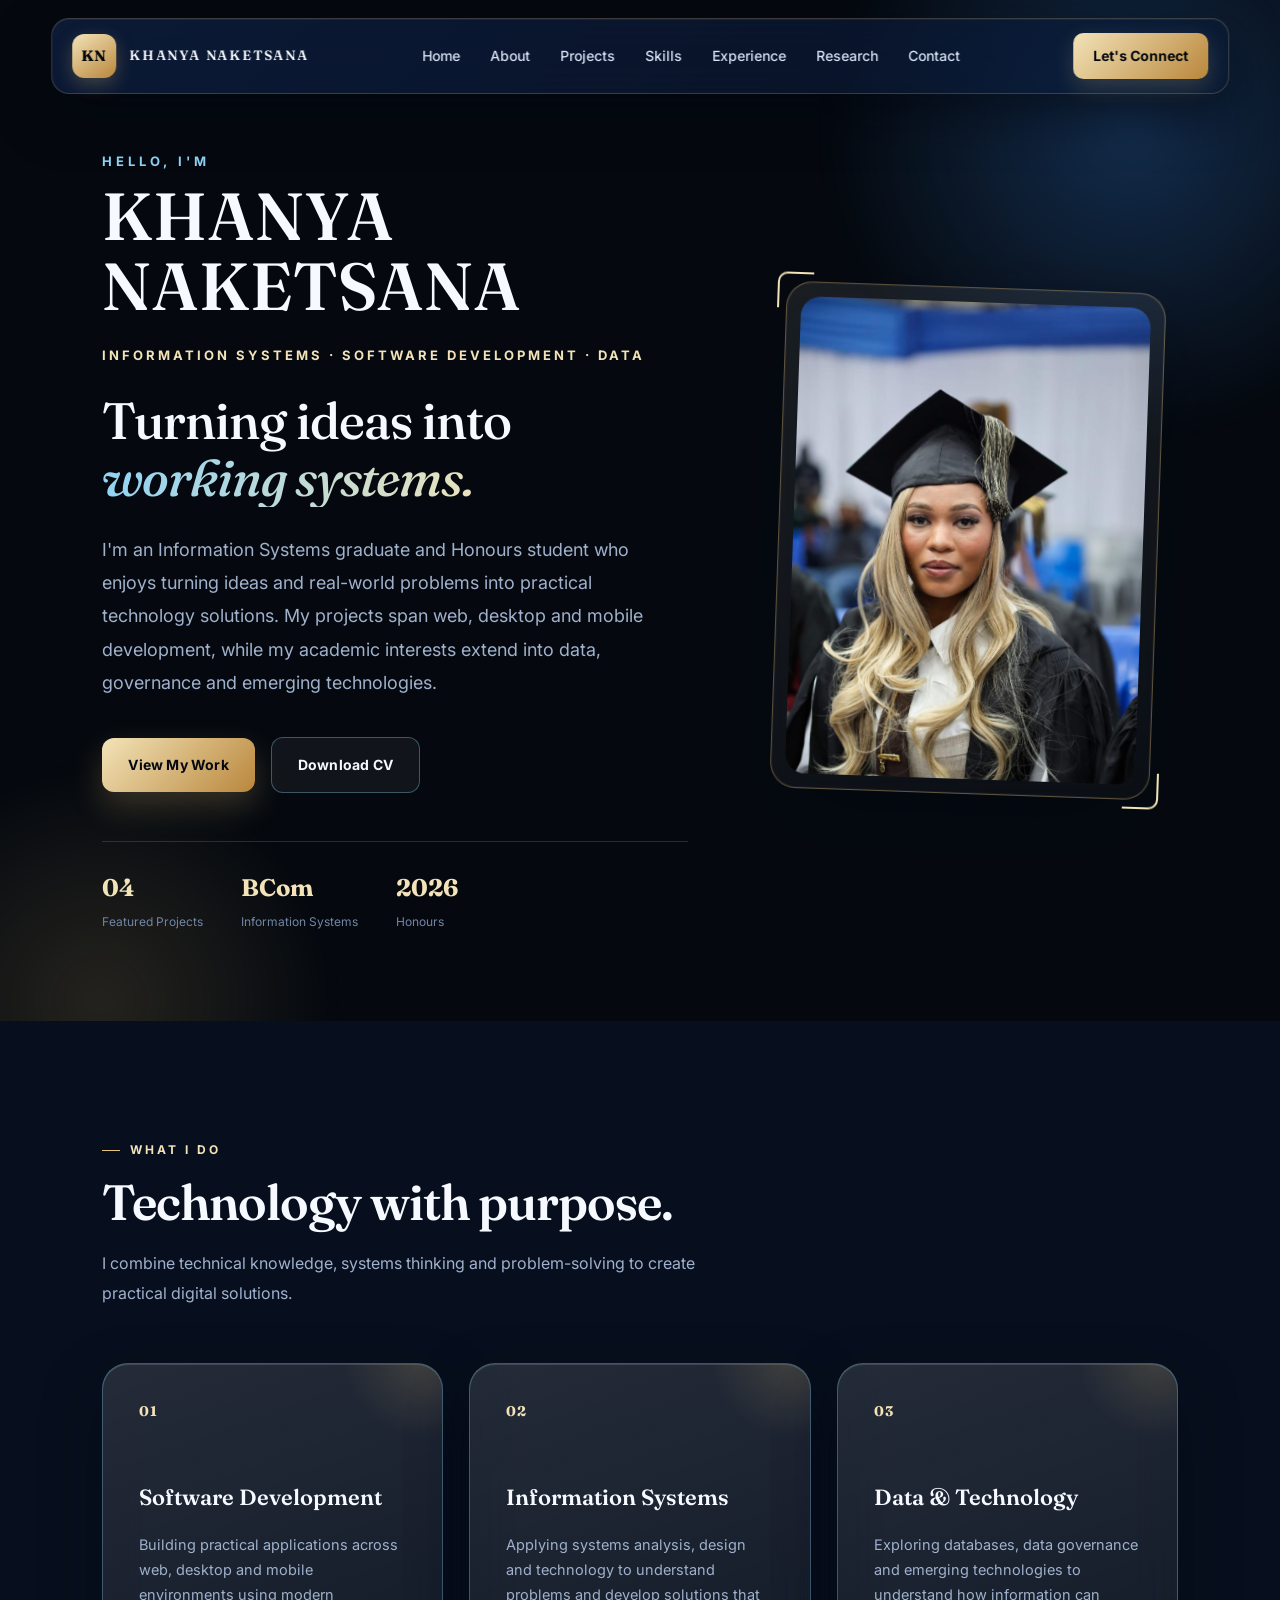
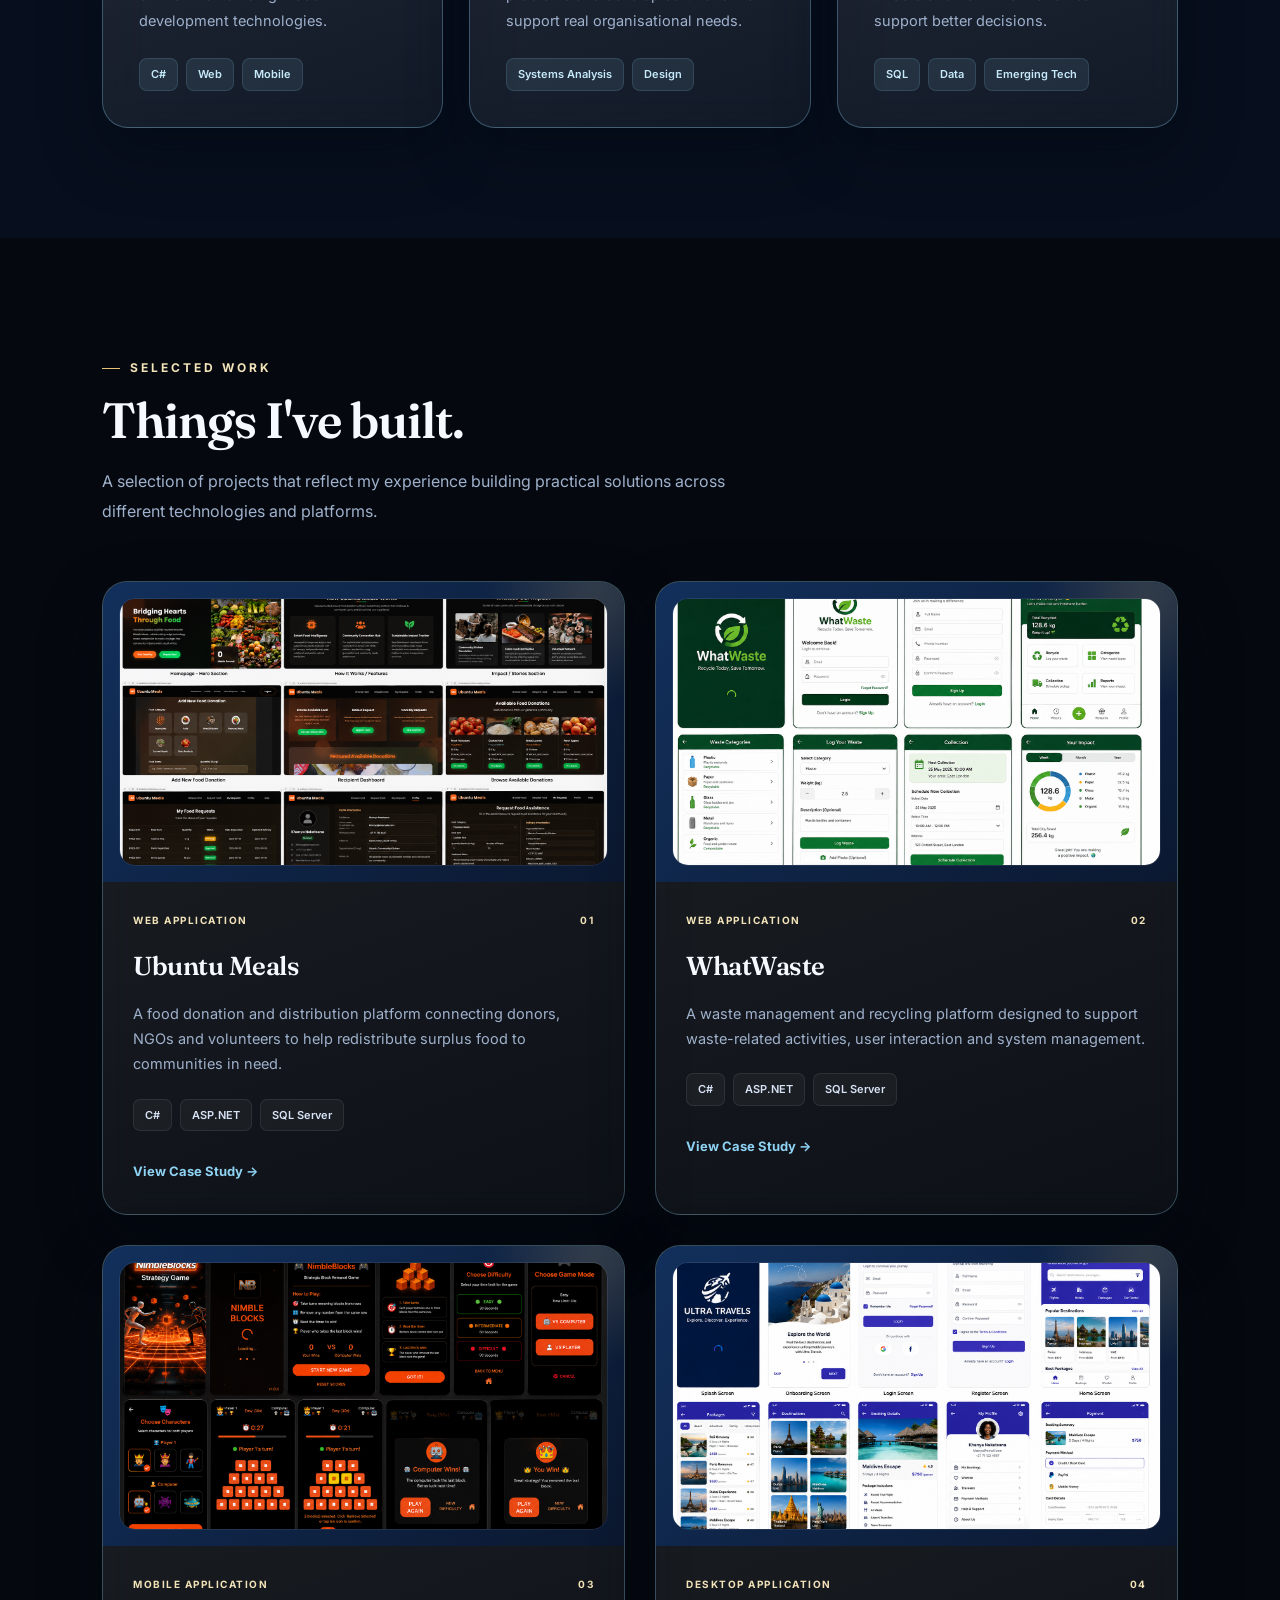
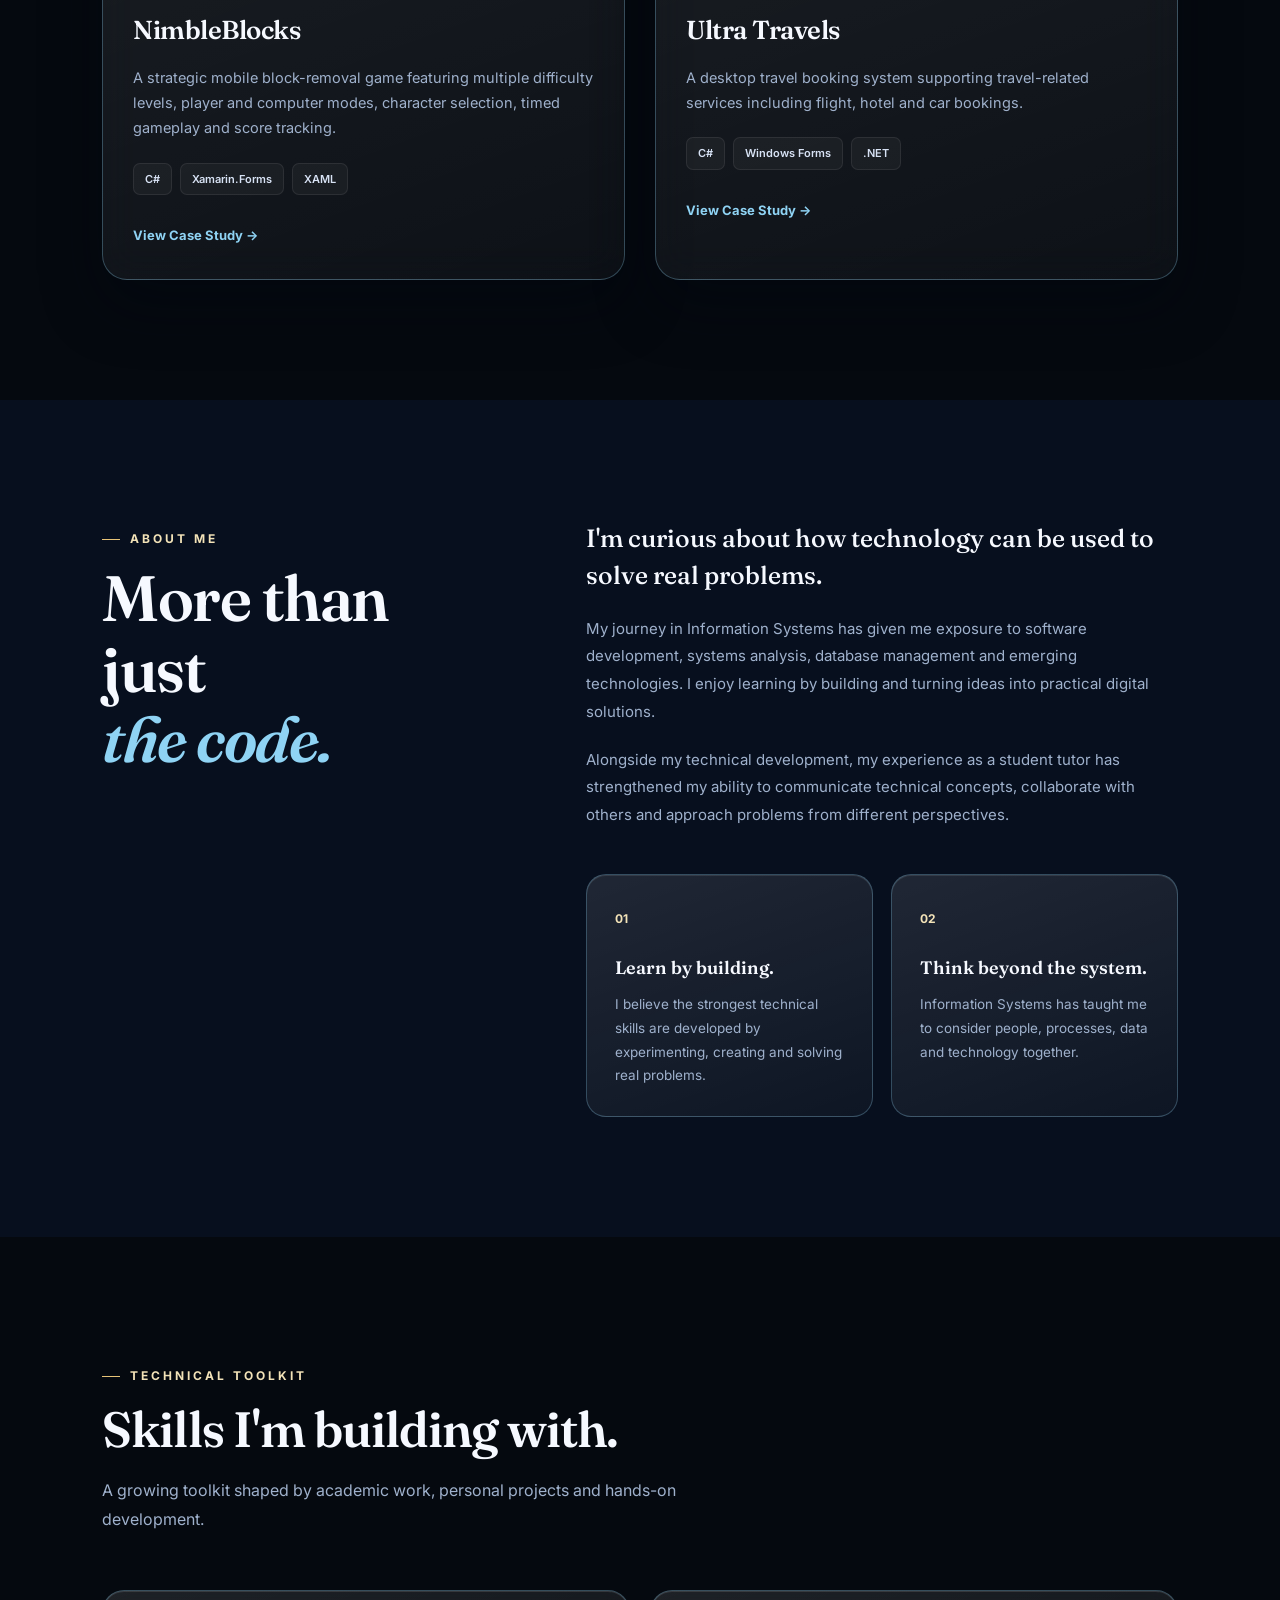
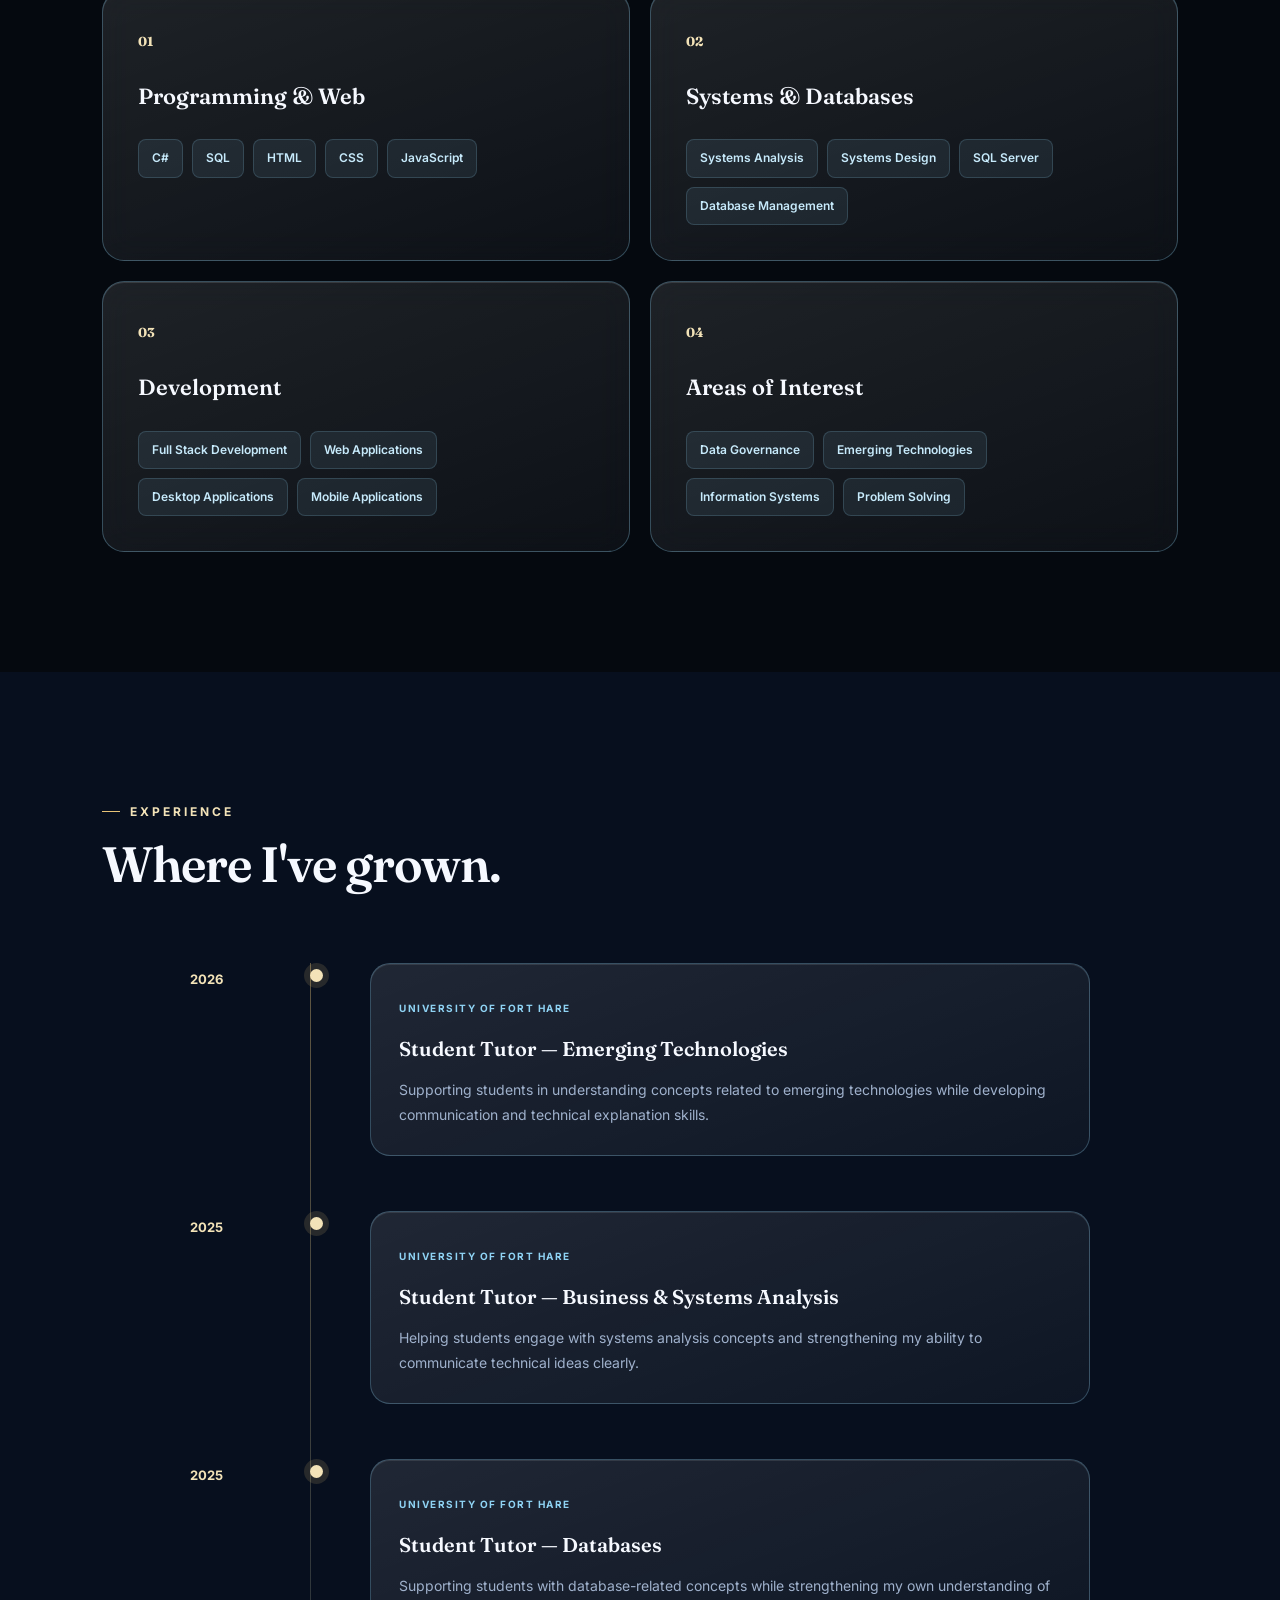
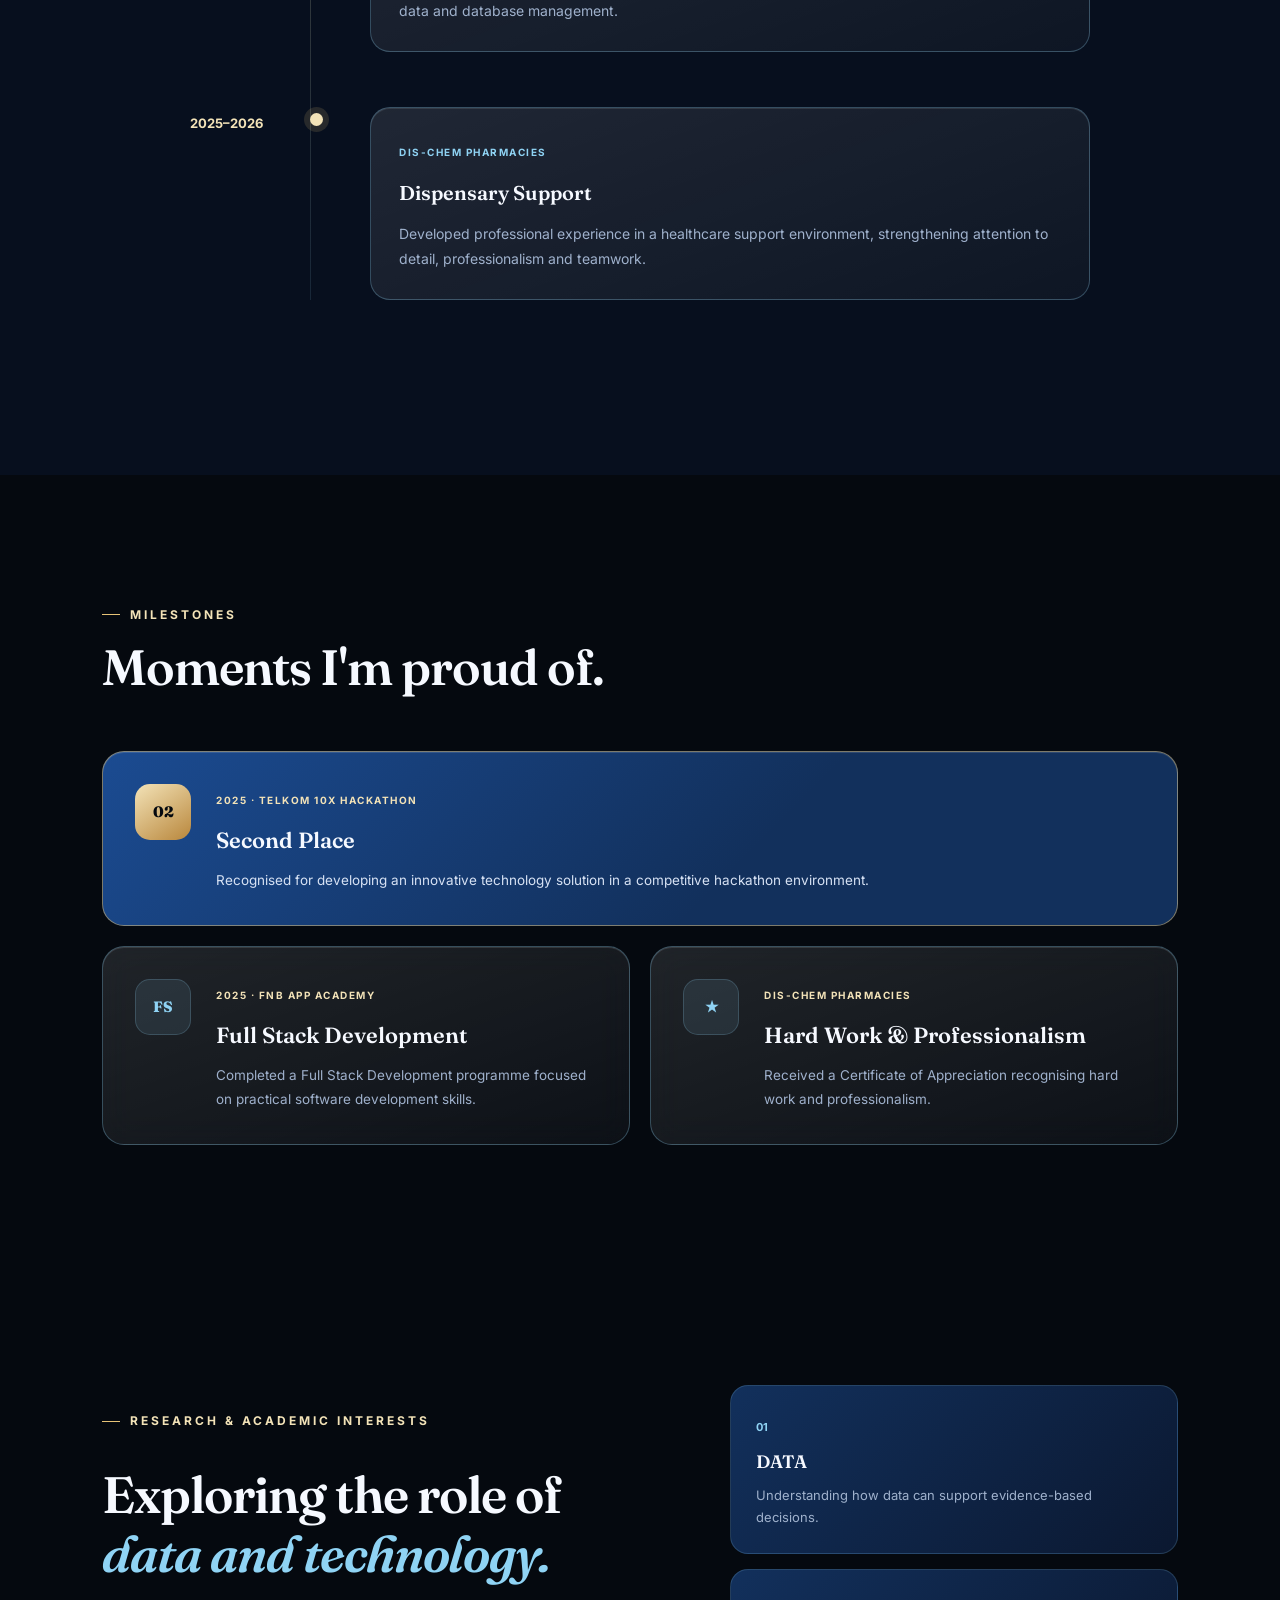
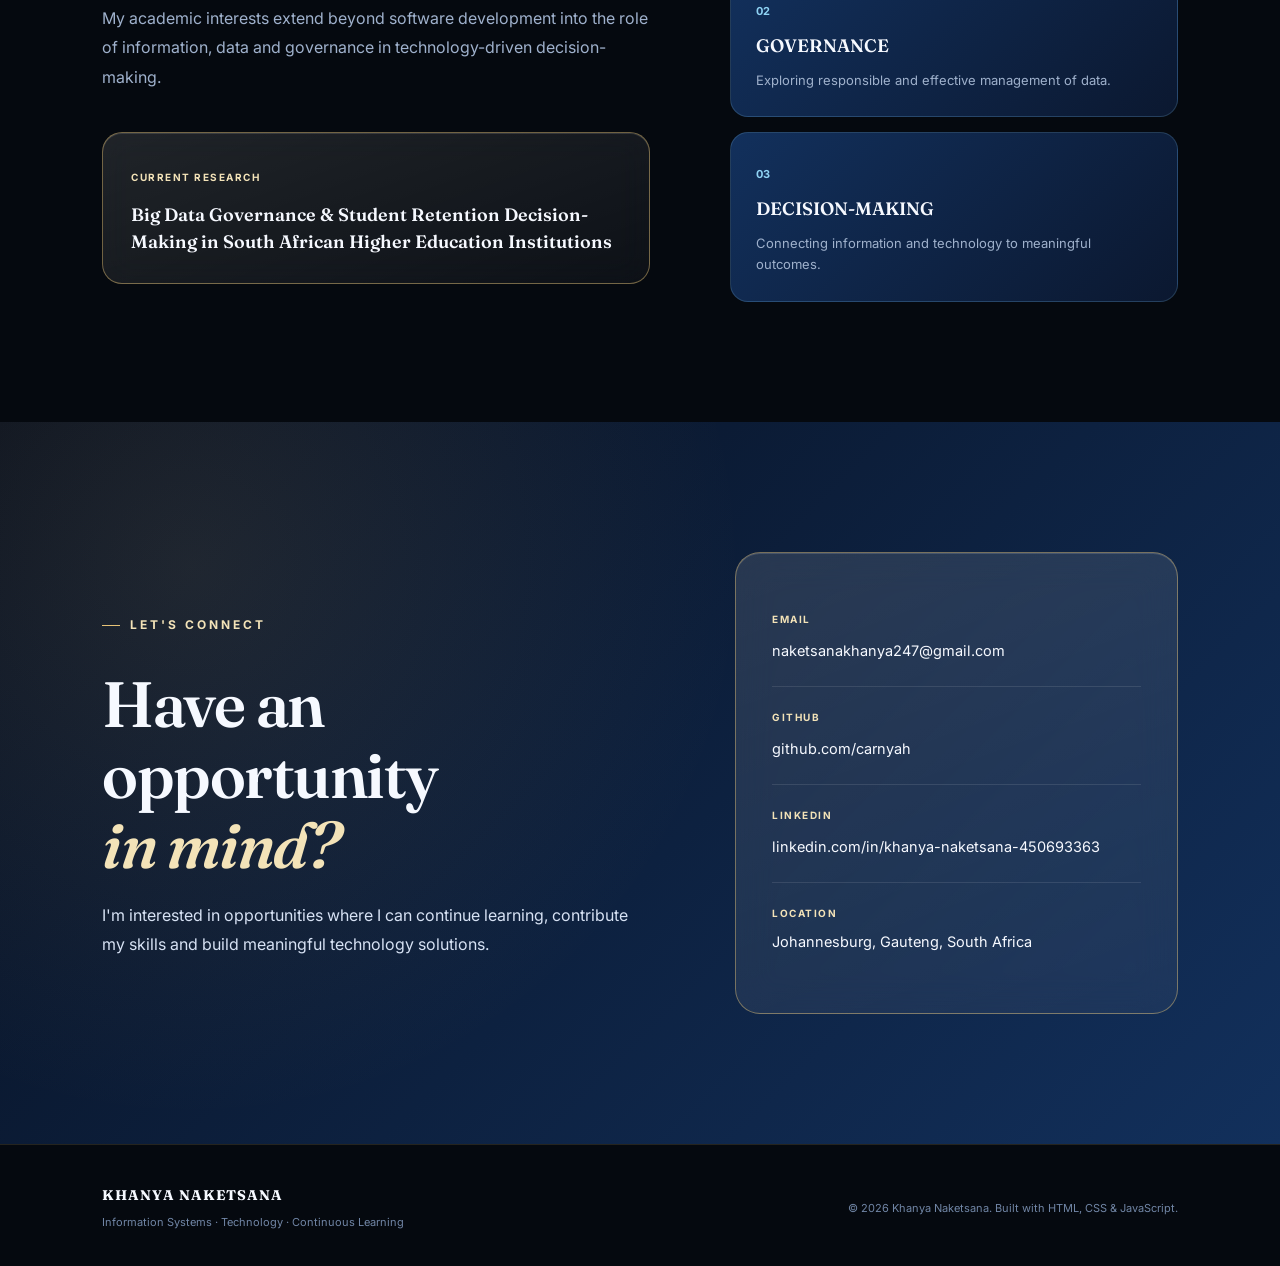
<file: index.html>
<!DOCTYPE html>
<html lang="en">
<head>
    <meta charset="UTF-8">
    <meta name="viewport" content="width=device-width, initial-scale=1.0">
    <meta name="description" content="Khanya Naketsana — Information Systems & Technology portfolio. Software development, systems analysis and data projects across web, desktop and mobile.">
    <meta name="theme-color" content="#070f1e">

    <title>Khanya Naketsana | Information Systems & Technology</title>

    <link rel="preconnect" href="https://fonts.googleapis.com">
    <link rel="preconnect" href="https://fonts.gstatic.com" crossorigin>
    <link rel="stylesheet" href="css/style.css">
</head>

<body>

    <a href="#main" class="skip-link">Skip to content</a>

    <header class="navbar">

    <div class="nav-container">

        <a href="#hero" class="logo">
            <span class="logo-mark">KN</span>
            <span class="logo-name">KHANYA NAKETSANA</span>
        </a>

        <nav class="nav-links">

            <a href="#hero">Home</a>
            <a href="#about">About</a>
            <a href="#projects">Projects</a>
            <a href="#skills">Skills</a>
            <a href="#experience">Experience</a>
            <a href="#research">Research</a>
            <a href="#contact">Contact</a>

        </nav>

        <a href="#contact" class="nav-button">
            Let's Connect
        </a>
        <button class="menu-toggle" aria-label="Open navigation menu">
    <span></span>
    <span></span>
    <span></span>
</button>

    </div>

</header>

    <main id="main">

        <section id="hero">

    <div class="hero-content">
        <p class="hero-intro">
            HELLO, I'M
        </p>
        <h1 class="hero-name">
            KHANYA NAKETSANA
        </h1>
        <p class="hero-label">
            INFORMATION SYSTEMS · SOFTWARE DEVELOPMENT · DATA
        </p>
        <h2 class="hero-statement">
            Turning ideas into
            <span>working systems.</span>
        </h2>
        <p class="hero-description">
            I'm an Information Systems graduate and Honours student
            who enjoys turning ideas and real-world problems into
            practical technology solutions. My projects span web,
            desktop and mobile development, while my academic interests
            extend into data, governance and emerging technologies.
        </p>
        <div class="hero-buttons">
            <a href="#projects" class="btn btn-primary">
                View My Work
            </a>
            <a
                href="assets/Khanya-Naketsana-CV.pdf"
                class="btn btn-secondary"
                target="_blank"
            >
                Download CV
            </a>
        </div>
        <div class="hero-stats">
            <div class="stat">
                <strong>04</strong>
                <span>Featured Projects</span>
            </div>
            <div class="stat">
                <strong>BCom</strong>
                <span>Information Systems</span>
            </div>
            <div class="stat">
                <strong>2026</strong>
                <span>Honours</span>
            </div>
        </div>
    </div>

    <div class="hero-image">

        <div class="photo-frame">
    <img
        src="images/khanya-profile.jpeg"
        alt="Khanya Naketsana"
        class="profile-photo"
        loading="eager"
        decoding="async"
    >
</div>

    </div>

</section>

            <section id="snapshot">

    <div class="section-container">

        <div class="section-heading">

            <p class="section-label">
                WHAT I DO
            </p>

            <h2>
                Technology with purpose.
            </h2>

            <p>
                I combine technical knowledge, systems thinking and
                problem-solving to create practical digital solutions.
            </p>

        </div>

        <div class="snapshot-grid">

            <article class="glass-card">

                <div class="card-number">
                    01
                </div>

                <h3>
                    Software Development
                </h3>

                <p>
                    Building practical applications across web, desktop
                    and mobile environments using modern development
                    technologies.
                </p>

                <div class="card-tags">
                    <span>C#</span>
                    <span>Web</span>
                    <span>Mobile</span>
                </div>

            </article>


            <article class="glass-card">

                <div class="card-number">
                    02
                </div>

                <h3>
                    Information Systems
                </h3>

                <p>
                    Applying systems analysis, design and technology to
                    understand problems and develop solutions that support
                    real organisational needs.
                </p>

                <div class="card-tags">
                    <span>Systems Analysis</span>
                    <span>Design</span>
                </div>

            </article>


            <article class="glass-card">

                <div class="card-number">
                    03
                </div>

                <h3>
                    Data & Technology
                </h3>

                <p>
                    Exploring databases, data governance and emerging
                    technologies to understand how information can support
                    better decisions.
                </p>

                <div class="card-tags">
                    <span>SQL</span>
                    <span>Data</span>
                    <span>Emerging Tech</span>
                </div>

            </article>

        </div>

    </div>

</section>

        <section id="projects">

    <div class="section-container">

        <div class="section-heading projects-heading">

            <p class="section-label">
                SELECTED WORK
            </p>

            <h2>
                Things I've built.
            </h2>

            <p>
                A selection of projects that reflect my experience
                building practical solutions across different
                technologies and platforms.
            </p>

        </div>


        <div class="projects-grid">


            <!-- Ubuntu Meals -->

            <article class="project-card">

                <div class="project-image">
    <img
        src="images/ubuntu-meals.png"
        alt="Ubuntu Meals food donation platform"
        loading="lazy"
    >
</div>

                <div class="project-content">

                    <div class="project-meta">
                        <span>WEB APPLICATION</span>
                        <span>01</span>
                    </div>

                    <h3>
                        Ubuntu Meals
                    </h3>

                    <p>
    A food donation and distribution platform connecting
    donors, NGOs and volunteers to help redistribute surplus
    food to communities in need.
</p>

                    <div class="project-tech">
    <span>C#</span>
    <span>ASP.NET</span>
    <span>SQL Server</span>
</div>

                    <a href="projects/ubuntu-meals.html" class="project-link">
    View Case Study →
</a>

                </div>

            </article>


            <!-- WhatWaste -->

            <article class="project-card">

                <div class="project-image">
    <img
        src="images/whatwaste.png"
        alt="WhatWaste recycling and waste management platform"
        loading="lazy"
    >
</div>

                <div class="project-content">

                    <div class="project-meta">
                        <span>WEB APPLICATION</span>
                        <span>02</span>
                    </div>

                    <h3>
                        WhatWaste
                    </h3>

                    <p>
    A waste management and recycling platform designed
    to support waste-related activities, user interaction
    and system management.
</p>

                    <div class="project-tech">
    <span>C#</span>
    <span>ASP.NET</span>
    <span>SQL Server</span>
</div>

                   <a href="projects/whatwaste.html" class="project-link">
    View Case Study →
</a>

                </div>

            </article>


            <!-- BloxMaster -->

            <article class="project-card">

                <div class="project-image">
    <img
        src="images/bloxmaster.png"
        alt="NimbleBlocks strategic mobile game"
        loading="lazy"
    >
</div>

                <div class="project-content">

                    <div class="project-meta">
                        <span>MOBILE APPLICATION</span>
                        <span>03</span>
                    </div>

                    <h3>
                        NimbleBlocks
                    </h3>

                    <p>
    A strategic mobile block-removal game featuring
    multiple difficulty levels, player and computer modes,
    character selection, timed gameplay and score tracking.
</p>

                    <div class="project-tech">
                        <span>C#</span>
                        <span>Xamarin.Forms</span>
                        <span>XAML</span>
                    </div>

                    <a href="projects/nimbleblocks.html" class="project-link">
    View Case Study →
</a>

                </div>

            </article>


            <!-- Ultra Travels -->

            <article class="project-card">

                <div class="project-image">
    <img
        src="images/ultra-travels.png"
        alt="Ultra Travels travel booking system"
        loading="lazy"
    >
</div>

                <div class="project-content">

                    <div class="project-meta">
                        <span>DESKTOP APPLICATION</span>
                        <span>04</span>
                    </div>

                    <h3>
                        Ultra Travels
                    </h3>

                    <p>
    A desktop travel booking system supporting travel-related
    services including flight, hotel and car bookings.
</p>

                    <div class="project-tech">
                        <span>C#</span>
                        <span>Windows Forms</span>
                        <span>.NET</span>
                    </div>

                    <a href="projects/ultra-travels.html" class="project-link">
    View Case Study →
</a>

                </div>

            </article>

        </div>

    </div>

</section>

       <section id="about">

    <div class="section-container about-container">

        <div class="about-heading">

            <p class="section-label">
                ABOUT ME
            </p>

            <h2>
                More than just
                <span>the code.</span>
            </h2>

        </div>

        <div class="about-content">

            <div class="about-intro">

                <p class="about-large">
                    I'm curious about how technology can be used
                    to solve real problems.
                </p>

                <p>
                    My journey in Information Systems has given me
                    exposure to software development, systems analysis,
                    database management and emerging technologies.
                    I enjoy learning by building and turning ideas
                    into practical digital solutions.
                </p>

                <p>
                    Alongside my technical development, my experience
                    as a student tutor has strengthened my ability to
                    communicate technical concepts, collaborate with
                    others and approach problems from different
                    perspectives.
                </p>

            </div>

            <div class="about-highlight">

                <div class="highlight-card">

                    <span>01</span>

                    <h3>
                        Learn by building.
                    </h3>

                    <p>
                        I believe the strongest technical skills are
                        developed by experimenting, creating and solving
                        real problems.
                    </p>

                </div>

                <div class="highlight-card">

                    <span>02</span>

                    <h3>
                        Think beyond the system.
                    </h3>

                    <p>
                        Information Systems has taught me to consider
                        people, processes, data and technology together.
                    </p>

                </div>

            </div>

        </div>

    </div>

</section>

   <section id="skills">

    <div class="section-container">

        <div class="section-heading">

            <p class="section-label">
                TECHNICAL TOOLKIT
            </p>

            <h2>
                Skills I'm building with.
            </h2>

            <p>
                A growing toolkit shaped by academic work,
                personal projects and hands-on development.
            </p>

        </div>

        <div class="skills-grid">

            <div class="skill-group">

                <span class="skill-number">01</span>

                <h3>
                    Programming & Web
                </h3>

                <div class="skill-list">
                    <span>C#</span>
                    <span>SQL</span>
                    <span>HTML</span>
                    <span>CSS</span>
                    <span>JavaScript</span>
                </div>

            </div>


            <div class="skill-group">

                <span class="skill-number">02</span>

                <h3>
                    Systems & Databases
                </h3>

                <div class="skill-list">
                    <span>Systems Analysis</span>
                    <span>Systems Design</span>
                    <span>SQL Server</span>
                    <span>Database Management</span>
                </div>

            </div>


            <div class="skill-group">

                <span class="skill-number">03</span>

                <h3>
                    Development
                </h3>

                <div class="skill-list">
                    <span>Full Stack Development</span>
                    <span>Web Applications</span>
                    <span>Desktop Applications</span>
                    <span>Mobile Applications</span>
                </div>

            </div>


            <div class="skill-group">

                <span class="skill-number">04</span>

                <h3>
                    Areas of Interest
                </h3>

                <div class="skill-list">
                    <span>Data Governance</span>
                    <span>Emerging Technologies</span>
                    <span>Information Systems</span>
                    <span>Problem Solving</span>
                </div>

            </div>

        </div>

    </div>

</section>
        <section id="experience">

    <div class="section-container">

        <div class="section-heading">

            <p class="section-label">
                EXPERIENCE
            </p>

            <h2>
                Where I've grown.
            </h2>

        </div>

        <div class="timeline">

            <article class="timeline-item">

                <div class="timeline-date">
                    2026
                </div>

                <div class="timeline-dot"></div>

                <div class="timeline-content">

                    <span>
                        UNIVERSITY OF FORT HARE
                    </span>

                    <h3>
                        Student Tutor — Emerging Technologies
                    </h3>

                    <p>
                        Supporting students in understanding concepts
                        related to emerging technologies while developing
                        communication and technical explanation skills.
                    </p>

                </div>

            </article>


            <article class="timeline-item">

                <div class="timeline-date">
                    2025
                </div>

                <div class="timeline-dot"></div>

                <div class="timeline-content">

                    <span>
                        UNIVERSITY OF FORT HARE
                    </span>

                    <h3>
                        Student Tutor — Business & Systems Analysis
                    </h3>

                    <p>
                        Helping students engage with systems analysis
                        concepts and strengthening my ability to communicate
                        technical ideas clearly.
                    </p>

                </div>

            </article>


            <article class="timeline-item">

                <div class="timeline-date">
                    2025
                </div>

                <div class="timeline-dot"></div>

                <div class="timeline-content">

                    <span>
                        UNIVERSITY OF FORT HARE
                    </span>

                    <h3>
                        Student Tutor — Databases
                    </h3>

                    <p>
                        Supporting students with database-related concepts
                        while strengthening my own understanding of data
                        and database management.
                    </p>

                </div>

            </article>


            <article class="timeline-item">

                <div class="timeline-date">
                    2025–2026
                </div>

                <div class="timeline-dot"></div>

                <div class="timeline-content">

                    <span>
                        DIS-CHEM PHARMACIES
                    </span>

                    <h3>
                        Dispensary Support
                    </h3>

                    <p>
                        Developed professional experience in a healthcare
                        support environment, strengthening attention to
                        detail, professionalism and teamwork.
                    </p>

                </div>

            </article>

        </div>

    </div>

</section>

        <section id="achievements">

    <div class="section-container">

        <div class="section-heading">

            <p class="section-label">
                MILESTONES
            </p>

            <h2>
                Moments I'm proud of.
            </h2>

        </div>

        <div class="achievement-grid">

            <article class="achievement-card featured">

                <div class="achievement-icon">
                    02
                </div>

                <div>
                    <span>2025 · TELKOM 10X HACKATHON</span>

                    <h3>
                        Second Place
                    </h3>

                    <p>
                        Recognised for developing an innovative
                        technology solution in a competitive
                        hackathon environment.
                    </p>
                </div>

            </article>


            <article class="achievement-card">

                <div class="achievement-icon">
                    FS
                </div>

                <div>
                    <span>2025 · FNB APP ACADEMY</span>

                    <h3>
                        Full Stack Development
                    </h3>

                    <p>
                        Completed a Full Stack Development
                        programme focused on practical software
                        development skills.
                    </p>
                </div>

            </article>


            <article class="achievement-card">

                <div class="achievement-icon">
                    ★
                </div>

                <div>
                    <span>DIS-CHEM PHARMACIES</span>

                    <h3>
                        Hard Work & Professionalism
                    </h3>

                    <p>
                        Received a Certificate of Appreciation
                        recognising hard work and professionalism.
                    </p>
                </div>

            </article>

        </div>

    </div>

</section>

       <section id="research">

    <div class="section-container research-container">

        <div class="research-content">

            <p class="section-label">
                RESEARCH & ACADEMIC INTERESTS
            </p>

            <h2>
                Exploring the role of
                <span>data and technology.</span>
            </h2>

            <p>
                My academic interests extend beyond software development
                into the role of information, data and governance in
                technology-driven decision-making.
            </p>

            <div class="research-topic">

                <span>CURRENT RESEARCH</span>

                <h3>
                    Big Data Governance & Student Retention
                    Decision-Making in South African Higher Education
                    Institutions
                </h3>

            </div>

        </div>

        <div class="research-visual">

            <div class="research-card">

                <span>01</span>

                <h3>
                    DATA
                </h3>

                <p>
                    Understanding how data can support
                    evidence-based decisions.
                </p>

            </div>

            <div class="research-card">

                <span>02</span>

                <h3>
                    GOVERNANCE
                </h3>

                <p>
                    Exploring responsible and effective
                    management of data.
                </p>

            </div>

            <div class="research-card">

                <span>03</span>

                <h3>
                    DECISION-MAKING
                </h3>

                <p>
                    Connecting information and technology
                    to meaningful outcomes.
                </p>

            </div>

        </div>

    </div>

</section>

        <section id="contact">

    <div class="section-container contact-container">

        <div class="contact-heading">

            <p class="section-label">
                LET'S CONNECT
            </p>

            <h2>
                Have an opportunity
                <span>in mind?</span>
            </h2>

            <p>
                I'm interested in opportunities where I can continue
                learning, contribute my skills and build meaningful
                technology solutions.
            </p>

        </div>

        <div class="contact-card">

            <div class="contact-item">

                <span>EMAIL</span>

                <a href="mailto:naketsanakhanya247@gmail.com">
                    naketsanakhanya247@gmail.com
                </a>

            </div>

            <div class="contact-item">

                <span>GITHUB</span>

                <a href="https://github.com/carnyah"
                   target="_blank">
                    github.com/carnyah
                </a>

            </div>
            <div class="contact-item">

    <span>LINKEDIN</span>

    <a
        href="https://www.linkedin.com/in/khanya-naketsana-450693363/"
        target="_blank"
        rel="noopener noreferrer"
    >
        linkedin.com/in/khanya-naketsana-450693363
    </a>

</div>

            <div class="contact-item">

                <span>LOCATION</span>

                <p>
                    Johannesburg, Gauteng, South Africa
                </p>

            </div>

        </div>

    </div>

</section>

    </main>

   <footer>

    <div class="footer-container">

        <div>
            <strong>
                KHANYA NAKETSANA
            </strong>

            <p>
                Information Systems · Technology · Continuous Learning
            </p>
        </div>

        <p>
            © 2026 Khanya Naketsana. Built with HTML, CSS & JavaScript.
        </p>

    </div>

</footer>
<script src="js/script.js"></script>
</body>
</html>
</file>
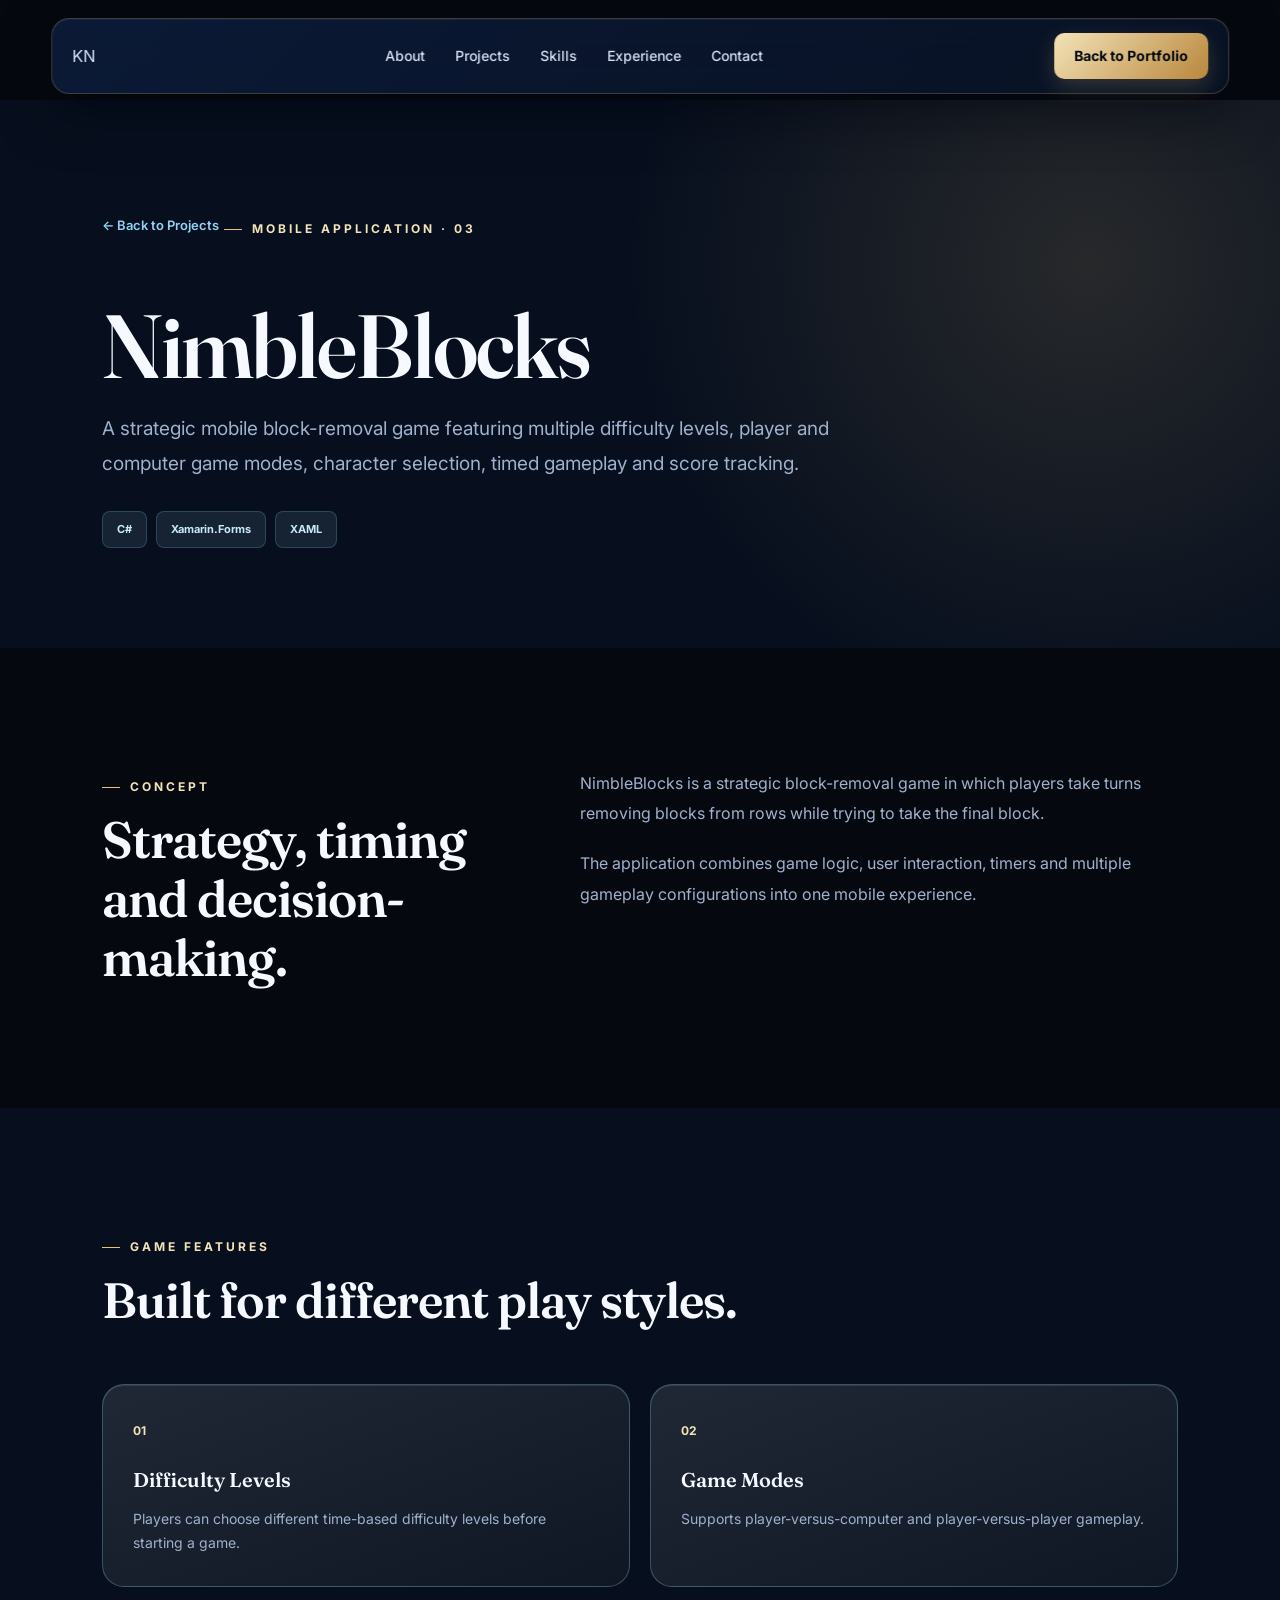
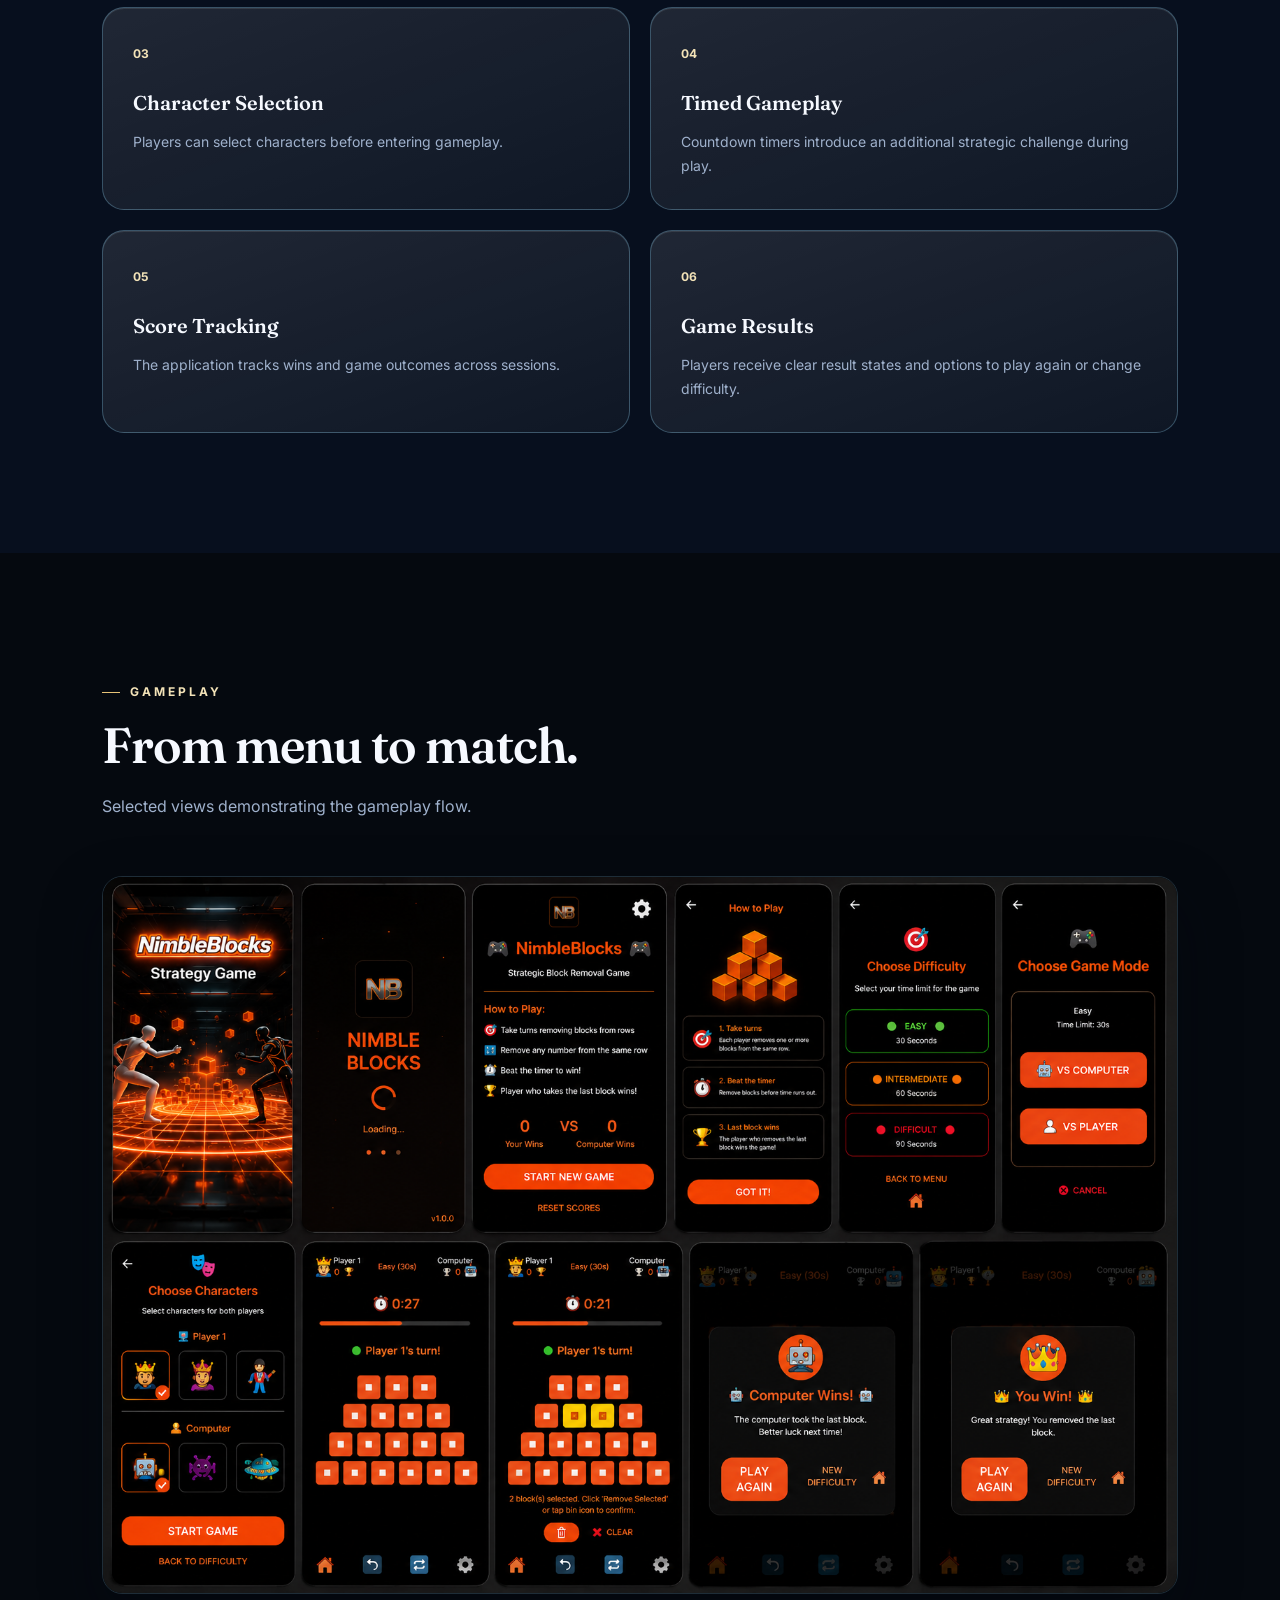
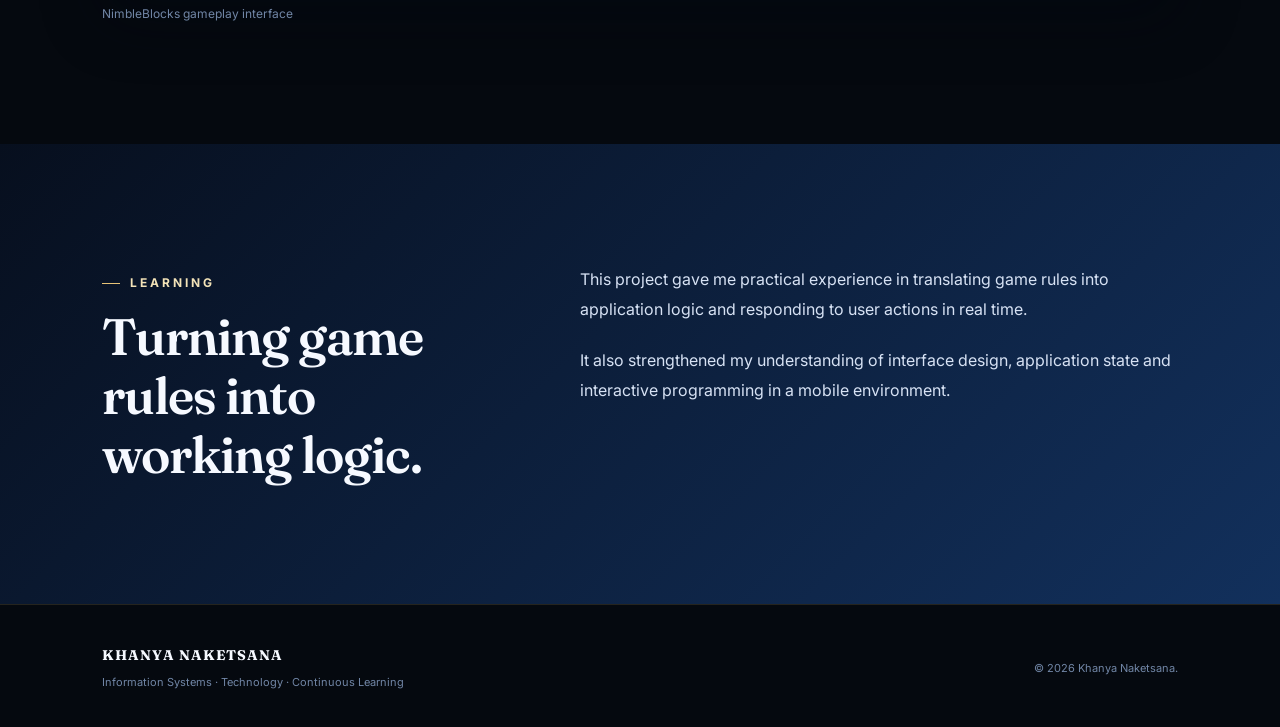
<file: projects/nimbleblocks.html>
<!DOCTYPE html>
<html lang="en">

<head>
    <meta charset="UTF-8">
    <meta name="viewport" content="width=device-width, initial-scale=1.0">

    <title>NimbleBlocks | Khanya Naketsana</title>

    <link rel="stylesheet" href="../css/style.css">
</head>

<body>

<header class="navbar">

    <div class="nav-container">

        <a href="../index.html" class="logo">KN</a>

        <nav class="nav-links">
            <a href="../index.html#about">About</a>
            <a href="../index.html#projects">Projects</a>
            <a href="../index.html#skills">Skills</a>
            <a href="../index.html#experience">Experience</a>
            <a href="../index.html#contact">Contact</a>
        </nav>

        <a href="../index.html" class="nav-button">
            Back to Portfolio
        </a>

    </div>

</header>


<main class="case-study">

    <section class="case-study-hero">

        <div class="section-container">

            <a href="../index.html#projects" class="back-link">
                ← Back to Projects
            </a>

            <p class="section-label">
                MOBILE APPLICATION · 03
            </p>

            <h1>NimbleBlocks</h1>

            <p class="case-study-subtitle">
                A strategic mobile block-removal game featuring
                multiple difficulty levels, player and computer
                game modes, character selection, timed gameplay
                and score tracking.
            </p>

            <div class="case-study-tech">
                <span>C#</span>
                <span>Xamarin.Forms</span>
                <span>XAML</span>
            </div>

        </div>

    </section>


    <section class="case-study-section">

        <div class="section-container">

            <div class="case-study-grid">

                <div>

                    <p class="section-label">
                        CONCEPT
                    </p>

                    <h2>
                        Strategy, timing and decision-making.
                    </h2>

                </div>

                <div class="case-study-text">

                    <p>
                        NimbleBlocks is a strategic block-removal game
                        in which players take turns removing blocks
                        from rows while trying to take the final block.
                    </p>

                    <p>
                        The application combines game logic,
                        user interaction, timers and multiple
                        gameplay configurations into one mobile
                        experience.
                    </p>

                </div>

            </div>

        </div>

    </section>


    <section class="case-study-section case-study-light">

        <div class="section-container">

            <div class="section-heading">

                <p class="section-label">
                    GAME FEATURES
                </p>

                <h2>
                    Built for different play styles.
                </h2>

            </div>


            <div class="case-feature-grid">

                <article class="case-feature">
                    <span>01</span>

                    <h3>Difficulty Levels</h3>

                    <p>
                        Players can choose different time-based
                        difficulty levels before starting a game.
                    </p>
                </article>


                <article class="case-feature">
                    <span>02</span>

                    <h3>Game Modes</h3>

                    <p>
                        Supports player-versus-computer and
                        player-versus-player gameplay.
                    </p>
                </article>


                <article class="case-feature">
                    <span>03</span>

                    <h3>Character Selection</h3>

                    <p>
                        Players can select characters before
                        entering gameplay.
                    </p>
                </article>


                <article class="case-feature">
                    <span>04</span>

                    <h3>Timed Gameplay</h3>

                    <p>
                        Countdown timers introduce an additional
                        strategic challenge during play.
                    </p>
                </article>


                <article class="case-feature">
                    <span>05</span>

                    <h3>Score Tracking</h3>

                    <p>
                        The application tracks wins and game
                        outcomes across sessions.
                    </p>
                </article>


                <article class="case-feature">
                    <span>06</span>

                    <h3>Game Results</h3>

                    <p>
                        Players receive clear result states
                        and options to play again or change difficulty.
                    </p>
                </article>

            </div>

        </div>

    </section>


    <section class="case-study-section">

        <div class="section-container">

            <div class="section-heading">

                <p class="section-label">
                    GAMEPLAY
                </p>

                <h2>
                    From menu to match.
                </h2>

                <p>
                    Selected views demonstrating the gameplay flow.
                </p>

            </div>


            <div class="case-gallery">

                <figure>
                    <img
                        src="../images/bloxmaster.png"
                        alt="NimbleBlocks game interface"
                    >

                    <figcaption>
                        NimbleBlocks gameplay interface
                    </figcaption>
                </figure>

            </div>

        </div>

    </section>


    <section class="case-study-section case-study-dark">

        <div class="section-container">

            <div class="case-study-grid">

                <div>

                    <p class="section-label">
                        LEARNING
                    </p>

                    <h2>
                        Turning game rules into working logic.
                    </h2>

                </div>

                <div class="case-study-text dark-text">

                    <p>
                        This project gave me practical experience in
                        translating game rules into application logic
                        and responding to user actions in real time.
                    </p>

                    <p>
                        It also strengthened my understanding of
                        interface design, application state and
                        interactive programming in a mobile environment.
                    </p>

                </div>

            </div>

        </div>

    </section>

</main>


<footer>

    <div class="footer-container">

        <div>
            <strong>KHANYA NAKETSANA</strong>

            <p>
                Information Systems · Technology · Continuous Learning
            </p>
        </div>

        <p>
            © 2026 Khanya Naketsana.
        </p>

    </div>

</footer>

<script src="../js/script.js"></script>

</body>
</html>
</file>
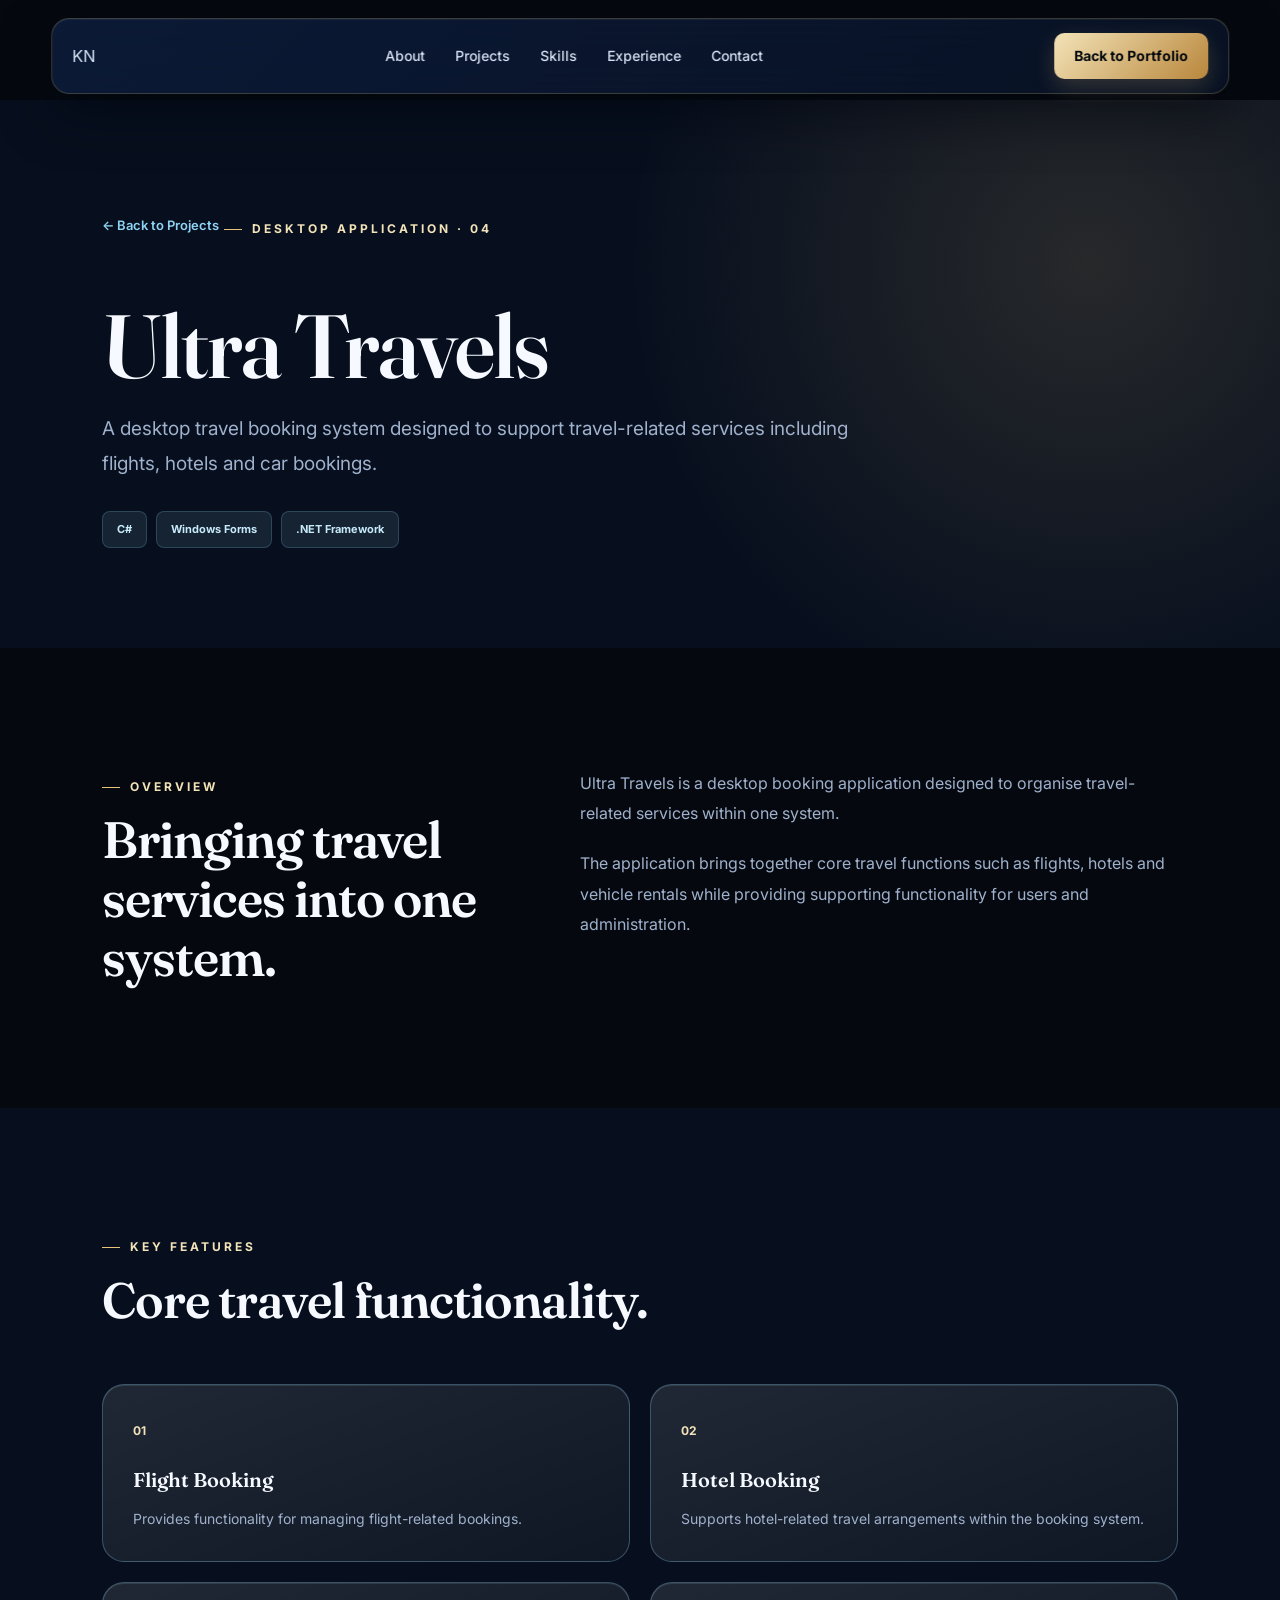
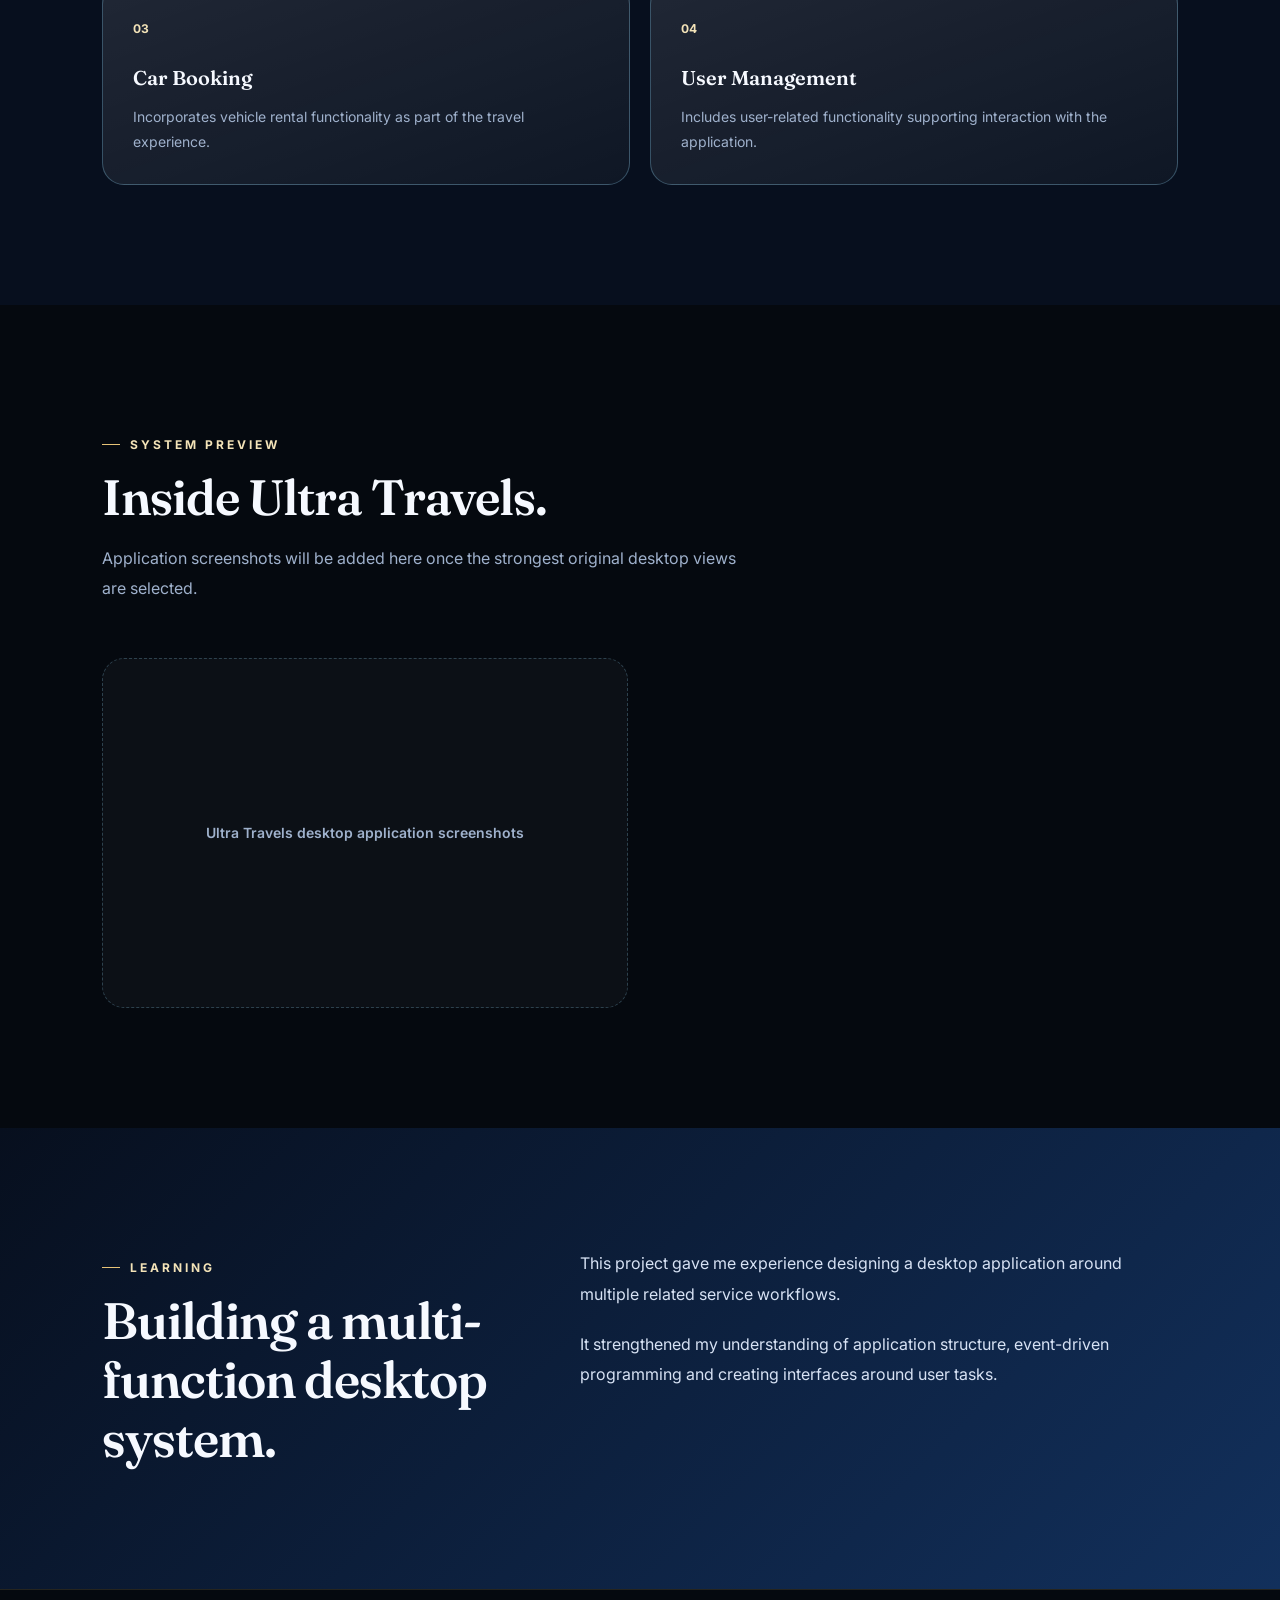
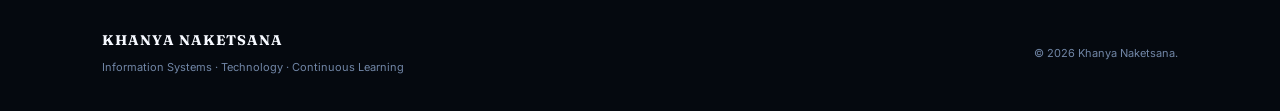
<file: projects/ultra-travels.html>
<!DOCTYPE html>
<html lang="en">

<head>
    <meta charset="UTF-8">
    <meta name="viewport" content="width=device-width, initial-scale=1.0">

    <title>Ultra Travels | Khanya Naketsana</title>

    <link rel="stylesheet" href="../css/style.css">
</head>

<body>

<header class="navbar">

    <div class="nav-container">

        <a href="../index.html" class="logo">KN</a>

        <nav class="nav-links">
            <a href="../index.html#about">About</a>
            <a href="../index.html#projects">Projects</a>
            <a href="../index.html#skills">Skills</a>
            <a href="../index.html#experience">Experience</a>
            <a href="../index.html#contact">Contact</a>
        </nav>

        <a href="../index.html" class="nav-button">
            Back to Portfolio
        </a>

    </div>

</header>


<main class="case-study">

    <section class="case-study-hero">

        <div class="section-container">

            <a href="../index.html#projects" class="back-link">
                ← Back to Projects
            </a>

            <p class="section-label">
                DESKTOP APPLICATION · 04
            </p>

            <h1>Ultra Travels</h1>

            <p class="case-study-subtitle">
                A desktop travel booking system designed to support
                travel-related services including flights, hotels
                and car bookings.
            </p>

            <div class="case-study-tech">
                <span>C#</span>
                <span>Windows Forms</span>
                <span>.NET Framework</span>
            </div>

        </div>

    </section>


    <section class="case-study-section">

        <div class="section-container">

            <div class="case-study-grid">

                <div>

                    <p class="section-label">
                        OVERVIEW
                    </p>

                    <h2>
                        Bringing travel services
                        into one system.
                    </h2>

                </div>

                <div class="case-study-text">

                    <p>
                        Ultra Travels is a desktop booking application
                        designed to organise travel-related services
                        within one system.
                    </p>

                    <p>
                        The application brings together core travel
                        functions such as flights, hotels and vehicle
                        rentals while providing supporting functionality
                        for users and administration.
                    </p>

                </div>

            </div>

        </div>

    </section>


    <section class="case-study-section case-study-light">

        <div class="section-container">

            <div class="section-heading">

                <p class="section-label">
                    KEY FEATURES
                </p>

                <h2>
                    Core travel functionality.
                </h2>

            </div>


            <div class="case-feature-grid">

                <article class="case-feature">
                    <span>01</span>

                    <h3>
                        Flight Booking
                    </h3>

                    <p>
                        Provides functionality for managing
                        flight-related bookings.
                    </p>
                </article>


                <article class="case-feature">
                    <span>02</span>

                    <h3>
                        Hotel Booking
                    </h3>

                    <p>
                        Supports hotel-related travel arrangements
                        within the booking system.
                    </p>
                </article>


                <article class="case-feature">
                    <span>03</span>

                    <h3>
                        Car Booking
                    </h3>

                    <p>
                        Incorporates vehicle rental functionality
                        as part of the travel experience.
                    </p>
                </article>


                <article class="case-feature">
                    <span>04</span>

                    <h3>
                        User Management
                    </h3>

                    <p>
                        Includes user-related functionality supporting
                        interaction with the application.
                    </p>
                </article>

            </div>

        </div>

    </section>


    <section class="case-study-section">

        <div class="section-container">

            <div class="section-heading">

                <p class="section-label">
                    SYSTEM PREVIEW
                </p>

                <h2>
                    Inside Ultra Travels.
                </h2>

                <p>
                    Application screenshots will be added here once
                    the strongest original desktop views are selected.
                </p>

            </div>


            <div class="case-gallery">

                <div class="case-preview-placeholder">
                    Ultra Travels desktop application screenshots
                </div>

            </div>

        </div>

    </section>


    <section class="case-study-section case-study-dark">

        <div class="section-container">

            <div class="case-study-grid">

                <div>

                    <p class="section-label">
                        LEARNING
                    </p>

                    <h2>
                        Building a multi-function desktop system.
                    </h2>

                </div>

                <div class="case-study-text dark-text">

                    <p>
                        This project gave me experience designing a
                        desktop application around multiple related
                        service workflows.
                    </p>

                    <p>
                        It strengthened my understanding of application
                        structure, event-driven programming and creating
                        interfaces around user tasks.
                    </p>

                </div>

            </div>

        </div>

    </section>

</main>


<footer>

    <div class="footer-container">

        <div>
            <strong>KHANYA NAKETSANA</strong>

            <p>
                Information Systems · Technology · Continuous Learning
            </p>
        </div>

        <p>
            © 2026 Khanya Naketsana.
        </p>

    </div>

</footer>

<script src="../js/script.js"></script>

</body>
</html>
</file>
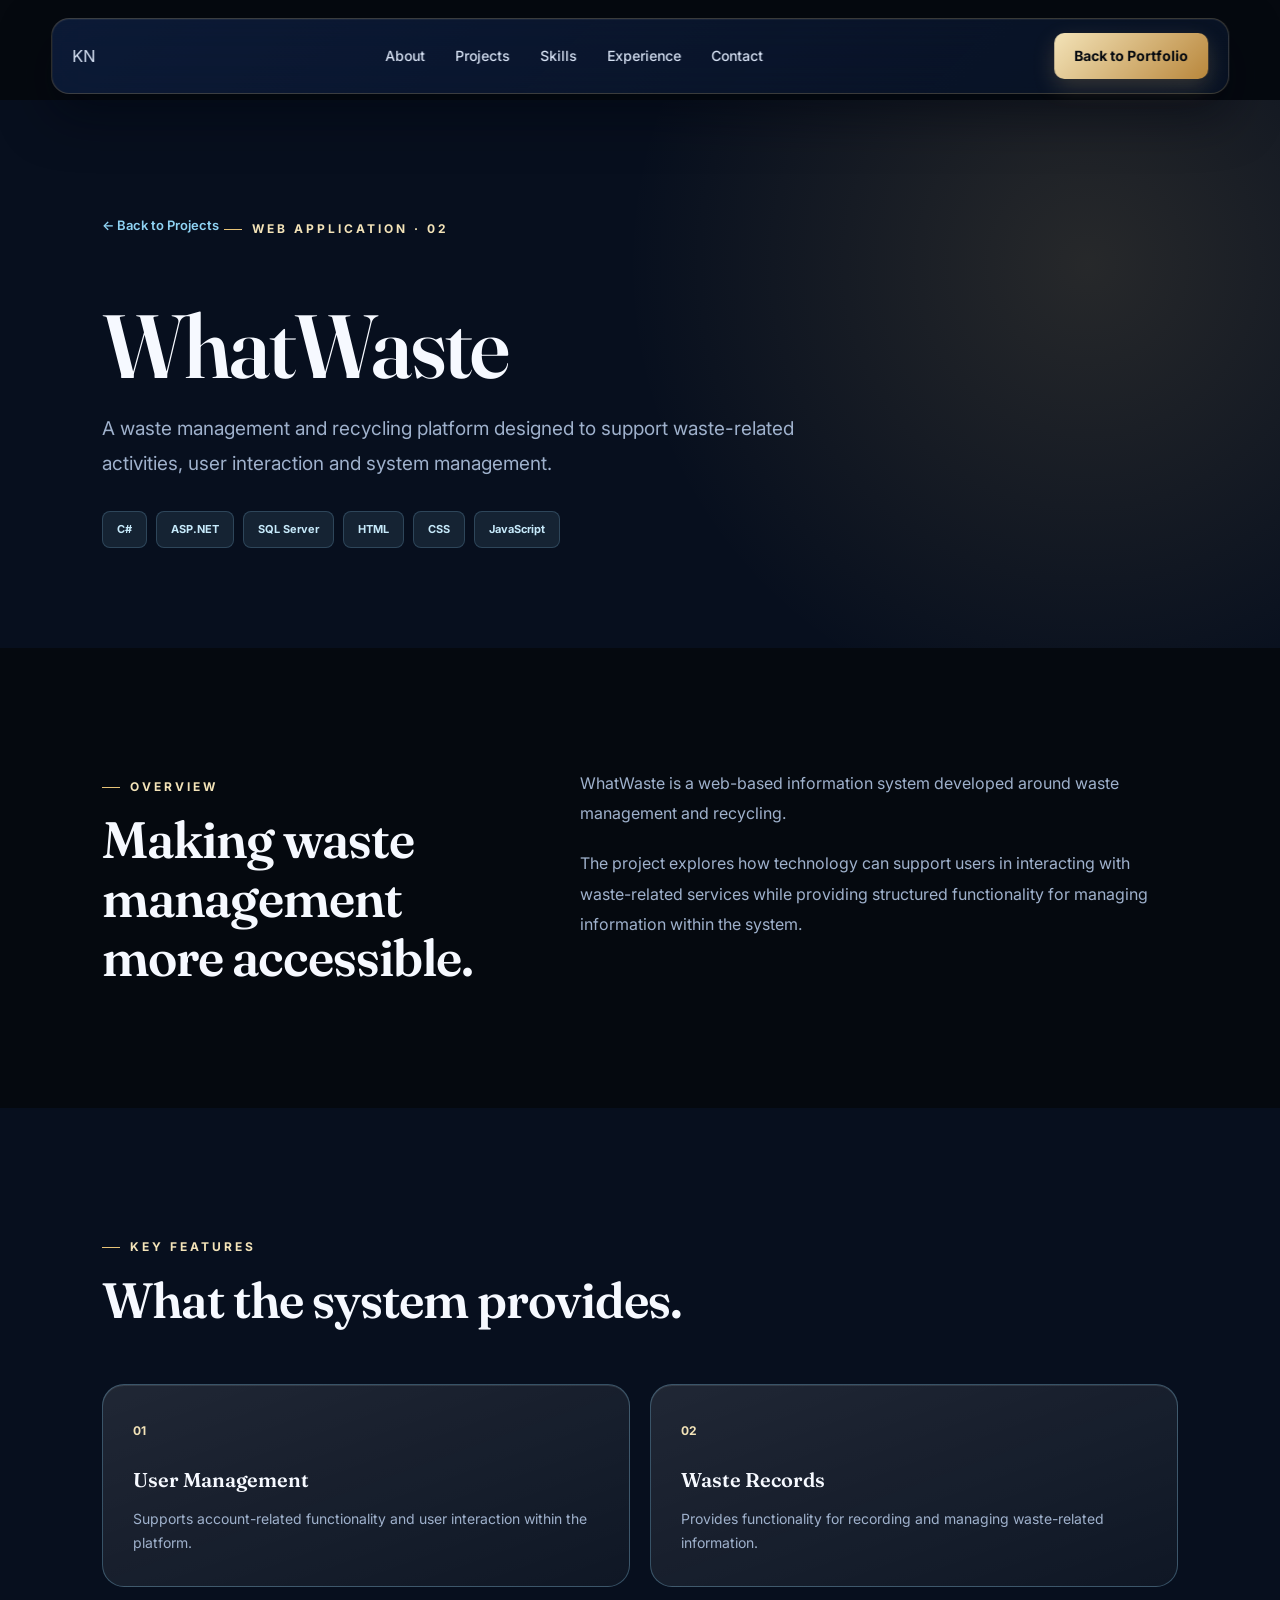
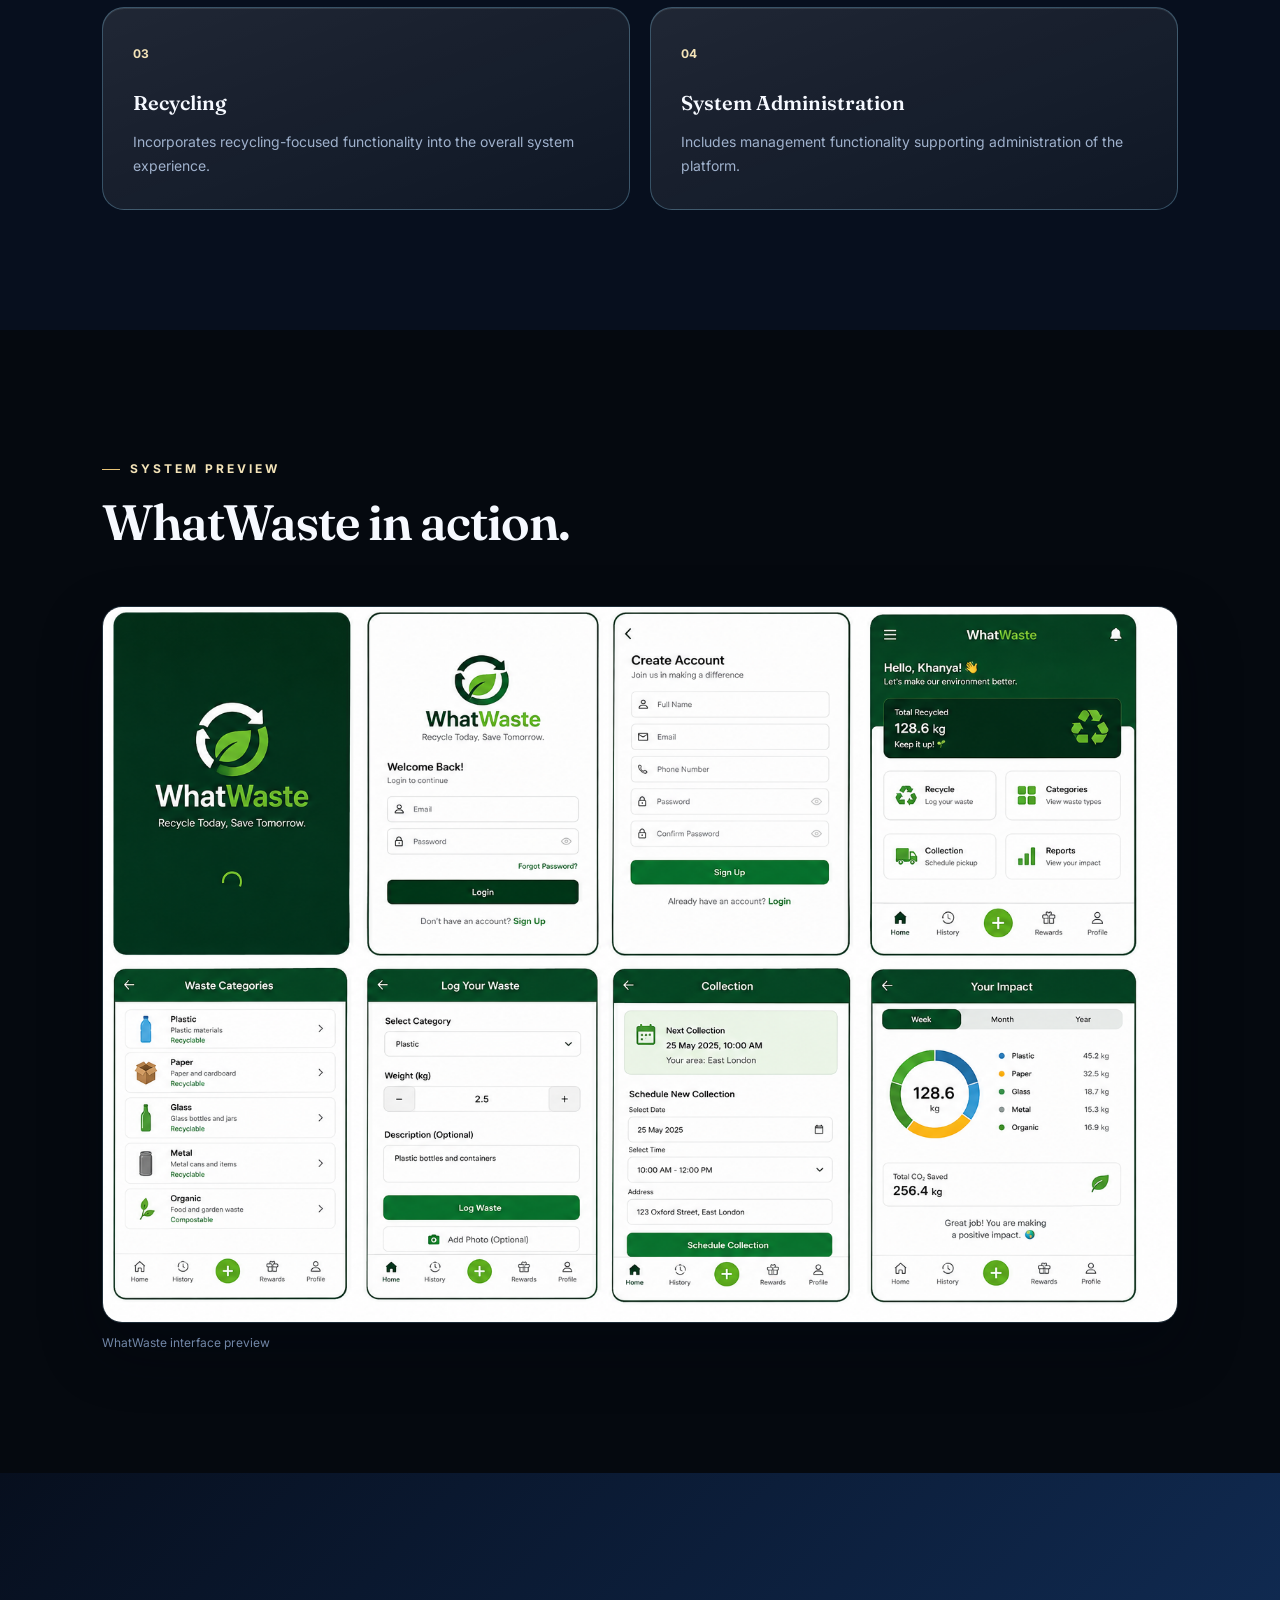
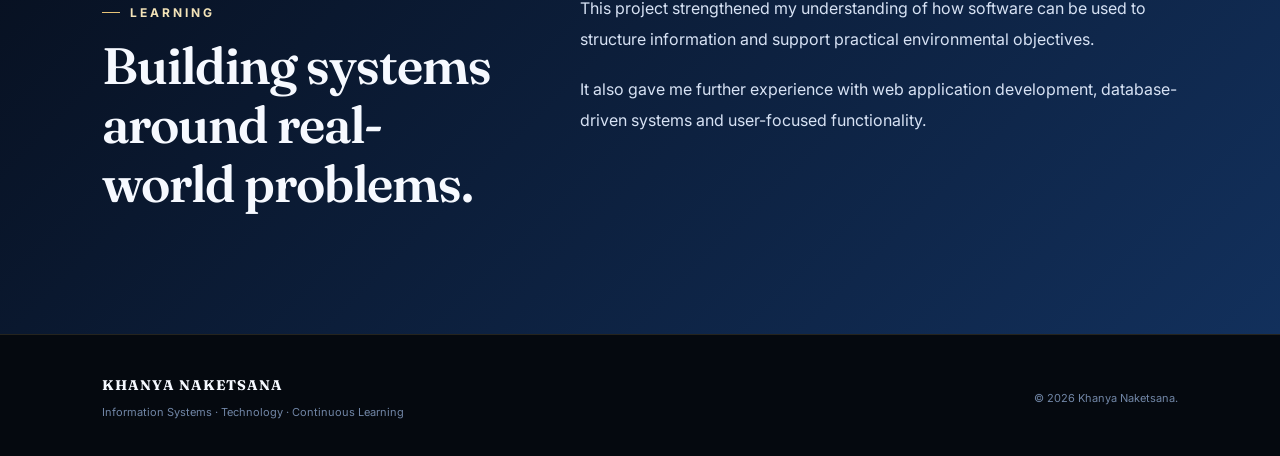
<file: projects/whatwaste.html>
<!DOCTYPE html>
<html lang="en">

<head>
    <meta charset="UTF-8">
    <meta name="viewport" content="width=device-width, initial-scale=1.0">

    <title>WhatWaste | Khanya Naketsana</title>

    <link rel="stylesheet" href="../css/style.css">
</head>

<body>

<header class="navbar">

    <div class="nav-container">

        <a href="../index.html" class="logo">KN</a>

        <nav class="nav-links">
            <a href="../index.html#about">About</a>
            <a href="../index.html#projects">Projects</a>
            <a href="../index.html#skills">Skills</a>
            <a href="../index.html#experience">Experience</a>
            <a href="../index.html#contact">Contact</a>
        </nav>

        <a href="../index.html" class="nav-button">
            Back to Portfolio
        </a>

    </div>

</header>


<main class="case-study">

    <section class="case-study-hero">

        <div class="section-container">

            <a href="../index.html#projects" class="back-link">
                ← Back to Projects
            </a>

            <p class="section-label">
                WEB APPLICATION · 02
            </p>

            <h1>WhatWaste</h1>

            <p class="case-study-subtitle">
                A waste management and recycling platform designed
                to support waste-related activities, user interaction
                and system management.
            </p>

            <div class="case-study-tech">
                <span>C#</span>
                <span>ASP.NET</span>
                <span>SQL Server</span>
                <span>HTML</span>
                <span>CSS</span>
                <span>JavaScript</span>
            </div>

        </div>

    </section>


    <section class="case-study-section">

        <div class="section-container">

            <div class="case-study-grid">

                <div>
                    <p class="section-label">OVERVIEW</p>

                    <h2>
                        Making waste management more accessible.
                    </h2>
                </div>

                <div class="case-study-text">

                    <p>
                        WhatWaste is a web-based information system
                        developed around waste management and recycling.
                    </p>

                    <p>
                        The project explores how technology can support
                        users in interacting with waste-related services
                        while providing structured functionality for
                        managing information within the system.
                    </p>

                </div>

            </div>

        </div>

    </section>


    <section class="case-study-section case-study-light">

        <div class="section-container">

            <div class="section-heading">

                <p class="section-label">KEY FEATURES</p>

                <h2>
                    What the system provides.
                </h2>

            </div>


            <div class="case-feature-grid">

                <article class="case-feature">
                    <span>01</span>

                    <h3>
                        User Management
                    </h3>

                    <p>
                        Supports account-related functionality and
                        user interaction within the platform.
                    </p>
                </article>


                <article class="case-feature">
                    <span>02</span>

                    <h3>
                        Waste Records
                    </h3>

                    <p>
                        Provides functionality for recording and
                        managing waste-related information.
                    </p>
                </article>


                <article class="case-feature">
                    <span>03</span>

                    <h3>
                        Recycling
                    </h3>

                    <p>
                        Incorporates recycling-focused functionality
                        into the overall system experience.
                    </p>
                </article>


                <article class="case-feature">
                    <span>04</span>

                    <h3>
                        System Administration
                    </h3>

                    <p>
                        Includes management functionality supporting
                        administration of the platform.
                    </p>
                </article>

            </div>

        </div>

    </section>


    <section class="case-study-section">

        <div class="section-container">

            <div class="section-heading">

                <p class="section-label">
                    SYSTEM PREVIEW
                </p>

                <h2>
                    WhatWaste in action.
                </h2>

            </div>

            <div class="case-gallery single-preview">

                <figure>

                    <img
                        src="../images/whatwaste.png"
                        alt="WhatWaste application interface"
                    >

                    <figcaption>
                        WhatWaste interface preview
                    </figcaption>

                </figure>

            </div>

        </div>

    </section>


    <section class="case-study-section case-study-dark">

        <div class="section-container">

            <div class="case-study-grid">

                <div>
                    <p class="section-label">LEARNING</p>

                    <h2>
                        Building systems around real-world problems.
                    </h2>
                </div>

                <div class="case-study-text dark-text">

                    <p>
                        This project strengthened my understanding of
                        how software can be used to structure information
                        and support practical environmental objectives.
                    </p>

                    <p>
                        It also gave me further experience with web
                        application development, database-driven systems
                        and user-focused functionality.
                    </p>

                </div>

            </div>

        </div>

    </section>

</main>


<footer>

    <div class="footer-container">

        <div>
            <strong>KHANYA NAKETSANA</strong>

            <p>
                Information Systems · Technology · Continuous Learning
            </p>
        </div>

        <p>
            © 2026 Khanya Naketsana.
        </p>

    </div>

</footer>

<script src="../js/script.js"></script>

</body>
</html>
</file>
<file: css/style.css>
/* =========================================================
   KHANYA NAKETSANA — "THE GALLERY" THEME
   A curated, museum-glass aesthetic: deep sapphire dark mode,
   frosted display cases, gilded frame details.

   TOKENS
   Midnight canvas ..... #060C18 / #0A1730 / #0F2145
   Sapphire glass ...... #12305C / #1B4B91 / #2E6FBE
   Ice highlight ....... #8FD3F4 / #C7EAFB
   Gilt (signature) .... #E7C377 / #C9A05C / #F3E3B8
   Pearl text .......... #F4F8FF / #C7D3E6 (muted)
   ========================================================= */

@import url('https://fonts.googleapis.com/css2?family=Fraunces:ital,opsz,wght@0,9..144,300..900;1,9..144,300..900&family=Inter:wght@400;500;600;700;800&display=swap');

:root {
    /* Canvas */
    --navy-950: #05090f;
    --navy-900: #070f1e;
    --navy-800: #0b1830;
    --navy-700: #0f2145;

    /* Sapphire / glass */
    --sapphire-700: #12305c;
    --sapphire-600: #1b4b91;
    --royal-500: #2e6fbe;
    --ice-300: #8fd3f4;
    --ice-200: #c7eafb;

    /* Gilt accent — used sparingly, the "bling" */
    --gilt-300: #f3e3b8;
    --gilt-400: #e7c377;
    --gilt-600: #b9873c;

    /* Text */
    --pearl-50: #f6f9ff;
    --pearl-200: #d7e2f4;
    --pearl-400: #9fb1cc;
    --pearl-600: #7186a6;

    --radius-lg: 26px;
    --radius-md: 18px;
    --radius-sm: 12px;

    --font-display: "Fraunces", "Times New Roman", serif;
    --font-body: "Inter", -apple-system, BlinkMacSystemFont, "Segoe UI", sans-serif;

    --ease: cubic-bezier(0.16, 1, 0.3, 1);
}

* {
    margin: 0;
    padding: 0;
    box-sizing: border-box;
}

html {
    scroll-behavior: smooth;
}

@media (prefers-reduced-motion: reduce) {
    html {
        scroll-behavior: auto;
    }
    *, *::before, *::after {
        animation-duration: 0.001ms !important;
        animation-iteration-count: 1 !important;
        transition-duration: 0.001ms !important;
        scroll-behavior: auto !important;
    }
}

body {
    font-family: var(--font-body);
    background: var(--navy-950);
    color: var(--pearl-200);
    line-height: 1.7;
    font-size: 16.5px;
    -webkit-font-smoothing: antialiased;
    overflow-x: hidden;
}

a {
    text-decoration: none;
    color: inherit;
}

button,
a {
    cursor: pointer;
}

img {
    max-width: 100%;
}

/* Strong, visible focus states — critical for low-vision / keyboard users */
a:focus-visible,
button:focus-visible {
    outline: 2px solid var(--gilt-400);
    outline-offset: 4px;
    border-radius: 6px;
}

.skip-link {
    position: absolute;
    left: -9999px;
    top: 0;
    background: var(--gilt-400);
    color: var(--navy-950);
    padding: 12px 18px;
    font-weight: 700;
    border-radius: 0 0 10px 0;
    z-index: 3000;
}

.skip-link:focus {
    left: 0;
}

/* Ambient gold veins that run behind the whole page for continuity */
body::before {
    content: "";
    position: fixed;
    inset: 0;
    z-index: -2;
    background: var(--navy-950);
}

/* =========================================
   NAVIGATION
   ========================================= */

.navbar {
    position: fixed;
    top: 18px;
    left: 50%;
    transform: translateX(-50%);
    width: min(92%, 1200px);
    z-index: 1000;

    background: linear-gradient(135deg, rgba(15, 33, 69, 0.72), rgba(11, 24, 48, 0.6));
    backdrop-filter: blur(22px) saturate(140%);
    -webkit-backdrop-filter: blur(22px) saturate(140%);

    border: 1px solid rgba(231, 195, 119, 0.22);
    border-radius: 18px;

    box-shadow:
        0 20px 50px rgba(2, 6, 15, 0.55),
        inset 0 1px 0 rgba(255, 255, 255, 0.06);
}

.nav-container {
    display: flex;
    align-items: center;
    justify-content: space-between;
    padding: 14px 20px;
}

.logo {
    display: flex;
    align-items: center;
    gap: 13px;
}

.logo-mark {
    width: 44px;
    height: 44px;
    flex-shrink: 0;
    display: flex;
    align-items: center;
    justify-content: center;

    background: linear-gradient(145deg, var(--gilt-300), var(--gilt-600));
    color: var(--navy-950);
    border-radius: 12px;

    font-family: var(--font-display);
    font-size: 15px;
    font-weight: 700;
    letter-spacing: 1px;

    box-shadow: 0 6px 18px rgba(231, 195, 119, 0.25);
}

.logo-name {
    font-family: var(--font-display);
    font-size: 13.5px;
    font-weight: 600;
    letter-spacing: 1.8px;
    color: var(--pearl-50);
    white-space: nowrap;
}

@media (max-width: 560px) {
    .logo-name {
        display: none;
    }
}

.nav-links {
    display: flex;
    align-items: center;
    gap: 26px;
}

.nav-links a {
    color: var(--pearl-200);
    font-size: 14px;
    font-weight: 500;
    padding: 6px 2px;
    position: relative;
    transition: color 0.3s ease;
}

.nav-links a::after {
    content: "";
    position: absolute;
    left: 0;
    bottom: -2px;
    width: 0;
    height: 1.5px;
    background: var(--gilt-400);
    transition: width 0.35s var(--ease);
}

.nav-links a:hover {
    color: var(--pearl-50);
}

.nav-links a:hover::after {
    width: 100%;
}

.nav-button {
    padding: 11px 20px;

    background: linear-gradient(135deg, var(--gilt-300), var(--gilt-600));
    color: var(--navy-950);

    border-radius: 10px;

    font-size: 14px;
    font-weight: 700;

    box-shadow: 0 8px 22px rgba(231, 195, 119, 0.2);

    transition: transform 0.3s var(--ease), box-shadow 0.3s ease;
}

.nav-button:hover {
    transform: translateY(-2px);
    box-shadow: 0 12px 28px rgba(231, 195, 119, 0.35);
}

/* Mobile menu button */

.menu-toggle {
    display: none;
    width: 42px;
    height: 42px;
    align-items: center;
    justify-content: center;
    flex-direction: column;
    gap: 5px;
    border: 1px solid rgba(231, 195, 119, 0.3);
    background: rgba(255, 255, 255, 0.04);
    border-radius: 10px;
}

.menu-toggle span {
    width: 18px;
    height: 2px;
    background: var(--gilt-300);
    border-radius: 10px;
}

/* =========================================
   HERO SECTION
   ========================================= */

#hero {
    min-height: 100vh;
    display: flex;
    align-items: center;
    justify-content: space-between;
    gap: 70px;
    padding: 150px 8% 90px;
    position: relative;
    overflow: hidden;
}

/* Layered aurora glow — sapphire + gilt, the "breathtaking" backdrop */
#hero::before {
    content: "";
    position: absolute;
    width: 620px;
    height: 620px;
    top: -180px;
    right: -160px;
    background: radial-gradient(circle, rgba(46, 111, 190, 0.35), transparent 70%);
    filter: blur(10px);
    z-index: -1;
}

#hero::after {
    content: "";
    position: absolute;
    width: 480px;
    height: 480px;
    bottom: -220px;
    left: -140px;
    background: radial-gradient(circle, rgba(231, 195, 119, 0.14), transparent 70%);
    filter: blur(10px);
    z-index: -1;
}

.hero-content {
    flex: 1;
    max-width: 650px;
    position: relative;
    z-index: 2;
}

.hero-intro {
    margin-bottom: 10px;
    color: var(--ice-300);
    font-size: 13px;
    font-weight: 700;
    letter-spacing: 4px;
}

.hero-name {
    margin-bottom: 22px;
    color: var(--pearl-50);
    font-family: var(--font-display);
    font-size: clamp(2.4rem, 5.2vw, 4.2rem);
    line-height: 1.05;
    font-weight: 600;
    letter-spacing: 1px;
}

.hero-label {
    margin-bottom: 26px;
    color: var(--gilt-300);
    font-size: 13px;
    font-weight: 700;
    letter-spacing: 3px;
}

.hero-statement {
    margin-bottom: 26px;
    color: var(--pearl-50);
    font-family: var(--font-display);
    font-size: clamp(2.1rem, 4vw, 3.4rem);
    line-height: 1.12;
    font-weight: 500;
    letter-spacing: -1px;
}

.hero-statement span {
    display: block;
    font-style: italic;
    font-weight: 500;
    background: linear-gradient(100deg, var(--ice-300), var(--gilt-300) 70%);
    -webkit-background-clip: text;
    background-clip: text;
    color: transparent;
}

.hero-description {
    max-width: 560px;
    margin-bottom: 38px;
    color: var(--pearl-400);
    font-size: 18px;
    line-height: 1.85;
}

.hero-buttons {
    display: flex;
    align-items: center;
    gap: 16px;
    flex-wrap: wrap;
}

.btn {
    display: inline-flex;
    align-items: center;
    justify-content: center;
    padding: 15px 26px;
    border-radius: 12px;
    font-size: 14px;
    font-weight: 700;
    letter-spacing: 0.2px;
    transition: transform 0.3s var(--ease), box-shadow 0.3s ease, background 0.3s ease;
}

.btn-primary {
    background: linear-gradient(135deg, var(--gilt-300), var(--gilt-600));
    color: var(--navy-950);
    box-shadow: 0 14px 32px rgba(231, 195, 119, 0.22);
}

.btn-primary:hover {
    transform: translateY(-3px);
    box-shadow: 0 20px 40px rgba(231, 195, 119, 0.32);
}

.btn-secondary {
    background: rgba(255, 255, 255, 0.05);
    color: var(--pearl-50);
    border: 1px solid rgba(143, 211, 244, 0.35);
    backdrop-filter: blur(14px);
    -webkit-backdrop-filter: blur(14px);
}

.btn-secondary:hover {
    transform: translateY(-3px);
    background: rgba(143, 211, 244, 0.1);
    border-color: rgba(143, 211, 244, 0.6);
}

/* Hero stats */

.hero-stats {
    display: flex;
    gap: 38px;
    margin-top: 48px;
    padding-top: 26px;
    border-top: 1px solid rgba(231, 195, 119, 0.18);
}

.stat {
    display: flex;
    flex-direction: column;
    gap: 5px;
}

.stat strong {
    font-family: var(--font-display);
    color: var(--gilt-300);
    font-size: 24px;
    font-weight: 700;
}

.stat span {
    color: var(--pearl-600);
    font-size: 12px;
    line-height: 1.4;
}

/* =========================================
   HERO PHOTO — GILDED FRAME
   ========================================= */

.hero-image {
    flex: 0 0 420px;
    display: flex;
    justify-content: center;
    align-items: center;
    position: relative;
}

.photo-frame {
    width: 380px;
    aspect-ratio: 3 / 4;
    max-height: 70vh;
    padding: 14px;

    background: linear-gradient(160deg, rgba(255, 255, 255, 0.08), rgba(255, 255, 255, 0.02));
    border: 1px solid rgba(231, 195, 119, 0.35);
    border-radius: var(--radius-lg);

    backdrop-filter: blur(22px);
    -webkit-backdrop-filter: blur(22px);

    box-shadow:
        0 40px 90px rgba(2, 6, 15, 0.6),
        0 0 0 1px rgba(255, 255, 255, 0.04) inset;

    transform: rotate(2deg);
    position: relative;
    overflow: visible;
}

/* Gilt corner brackets — the museum-frame signature */
.photo-frame::before,
.photo-frame::after,
.photo-frame span.corner-tl,
.photo-frame span.corner-br {
    content: "";
}

.photo-frame::before {
    position: absolute;
    width: 34px;
    height: 34px;
    top: -10px;
    left: -10px;
    border-top: 2px solid var(--gilt-300);
    border-left: 2px solid var(--gilt-300);
    border-radius: 10px 0 0 0;
}

.photo-frame::after {
    position: absolute;
    width: 34px;
    height: 34px;
    bottom: -10px;
    right: -10px;
    border-bottom: 2px solid var(--gilt-300);
    border-right: 2px solid var(--gilt-300);
    border-radius: 0 0 10px 0;
}

.photo-placeholder {
    width: 100%;
    height: 100%;
    display: flex;
    align-items: center;
    justify-content: center;
    border-radius: 20px;
    background: linear-gradient(145deg, var(--sapphire-700), var(--navy-800));
    color: var(--pearl-400);
    font-size: 16px;
    font-weight: 600;
    letter-spacing: 1px;
}

.profile-photo {
    width: 100%;
    height: 100%;
    display: block;
    object-fit: cover;
    object-position: 50% 18%; /* keeps the face in frame on every screen size */
    border-radius: 20px;
    overflow: hidden;
}

/* =========================================
   SHARED SECTION SCAFFOLDING
   ========================================= */

.section-container {
    width: min(1200px, 100%);
    margin: 0 auto;
}

.section-heading {
    max-width: 650px;
    margin-bottom: 55px;
}

.section-label {
    display: inline-flex;
    align-items: center;
    gap: 10px;
    margin-bottom: 14px;
    color: var(--gilt-300);
    font-size: 12px;
    font-weight: 700;
    letter-spacing: 3px;
}

.section-label::before {
    content: "";
    width: 18px;
    height: 1px;
    background: var(--gilt-400);
    display: inline-block;
}

.section-heading h2 {
    margin-bottom: 18px;
    color: var(--pearl-50);
    font-family: var(--font-display);
    font-size: clamp(2rem, 4vw, 3.1rem);
    line-height: 1.15;
    font-weight: 600;
    letter-spacing: -1px;
}

.section-heading h2 span {
    font-style: italic;
    color: var(--ice-300);
}

.section-heading > p:last-child {
    color: var(--pearl-400);
    font-size: 16px;
    line-height: 1.85;
}

/* Alternating canvas depth between sections (still all-dark) */
#snapshot,
#about,
#experience,
#certifications {
    background: var(--navy-900);
}

#projects,
#skills,
#achievements,
#research {
    background: var(--navy-950);
}

section {
    position: relative;
}

/* =========================================
   PROFESSIONAL SNAPSHOT — DISPLAY CASES
   ========================================= */

#snapshot {
    padding: 110px 8%;
}

.snapshot-grid {
    display: grid;
    grid-template-columns: repeat(3, 1fr);
    gap: 26px;
}

.glass-card {
    position: relative;
    padding: 36px;
    min-height: 320px;

    background: linear-gradient(160deg, rgba(255, 255, 255, 0.12), rgba(255, 255, 255, 0.045));
    border: 1px solid rgba(143, 211, 244, 0.32);
    border-radius: var(--radius-lg);

    backdrop-filter: blur(20px);
    -webkit-backdrop-filter: blur(20px);

    box-shadow:
        0 25px 60px rgba(2, 6, 15, 0.45),
        inset 0 1px 0 rgba(255, 255, 255, 0.14);
    overflow: hidden;

    transition: transform 0.35s var(--ease), box-shadow 0.35s ease, border-color 0.35s ease, background 0.35s ease;
}

.glass-card::before {
    content: "";
    position: absolute;
    width: 160px;
    height: 160px;
    top: -85px;
    right: -60px;
    background: radial-gradient(circle, rgba(231, 195, 119, 0.16), transparent 70%);
    border-radius: 50%;
}

.glass-card:hover {
    transform: translateY(-8px);
    border-color: rgba(231, 195, 119, 0.55);
    background: linear-gradient(160deg, rgba(255, 255, 255, 0.16), rgba(255, 255, 255, 0.06));
    box-shadow:
        0 35px 75px rgba(2, 6, 15, 0.6),
        inset 0 1px 0 rgba(255, 255, 255, 0.18);
}

.card-number {
    margin-bottom: 55px;
    color: var(--gilt-300);
    font-family: var(--font-display);
    font-size: 14px;
    font-weight: 700;
    letter-spacing: 1px;
}

.glass-card h3 {
    margin-bottom: 15px;
    color: var(--pearl-50);
    font-family: var(--font-display);
    font-size: 22px;
    font-weight: 600;
}

.glass-card > p {
    margin-bottom: 25px;
    color: var(--pearl-400);
    font-size: 14.5px;
    line-height: 1.75;
}

.card-tags {
    display: flex;
    flex-wrap: wrap;
    gap: 8px;
}

.card-tags span {
    padding: 6px 11px;
    background: rgba(143, 211, 244, 0.1);
    color: var(--ice-200);
    border-radius: 8px;
    font-size: 11px;
    font-weight: 600;
    border: 1px solid rgba(143, 211, 244, 0.15);
}

/* =========================================
   PROJECTS
   ========================================= */

#projects {
    padding: 120px 8%;
}

.projects-heading {
    display: flex;
    flex-direction: column;
}

.projects-grid {
    display: grid;
    grid-template-columns: repeat(2, 1fr);
    gap: 30px;
}

.project-card {
    background: linear-gradient(160deg, rgba(255, 255, 255, 0.1), rgba(255, 255, 255, 0.035));
    border: 1px solid rgba(143, 211, 244, 0.3);
    border-radius: 25px;
    overflow: hidden;
    box-shadow:
        0 25px 60px rgba(2, 6, 15, 0.45),
        inset 0 1px 0 rgba(255, 255, 255, 0.12);
    backdrop-filter: blur(18px);
    -webkit-backdrop-filter: blur(18px);
    transition: transform 0.35s var(--ease), box-shadow 0.35s ease, border-color 0.35s ease, background 0.35s ease;
}

.project-card:hover {
    transform: translateY(-8px);
    border-color: rgba(231, 195, 119, 0.5);
    background: linear-gradient(160deg, rgba(255, 255, 255, 0.14), rgba(255, 255, 255, 0.05));
    box-shadow:
        0 35px 75px rgba(2, 6, 15, 0.6),
        inset 0 1px 0 rgba(255, 255, 255, 0.16);
}

.project-image {
    height: 300px;
    padding: 16px;
    background: linear-gradient(135deg, var(--sapphire-700), var(--navy-800));
    position: relative;
    overflow: hidden;
}

.project-image::before {
    content: "";
    position: absolute;
    width: 220px;
    height: 220px;
    top: -100px;
    right: -80px;
    border-radius: 50%;
    background: radial-gradient(circle, rgba(231, 195, 119, 0.18), transparent 70%);
    filter: blur(10px);
}

.project-image img {
    width: 100%;
    height: 100%;
    display: block;
    object-fit: cover;
    object-position: center;
    border-radius: 16px;
    position: relative;
    z-index: 1;
    border: 1px solid rgba(255, 255, 255, 0.08);
    transition: transform 0.5s ease, filter 0.5s ease;
}

.project-card:hover .project-image img {
    transform: scale(1.045);
    filter: brightness(1.05);
}

.project-content {
    padding: 30px;
}

.project-meta {
    display: flex;
    justify-content: space-between;
    margin-bottom: 15px;
    color: var(--gilt-300);
    font-size: 10px;
    font-weight: 700;
    letter-spacing: 1.5px;
}

.project-content h3 {
    margin-bottom: 12px;
    color: var(--pearl-50);
    font-family: var(--font-display);
    font-size: 26px;
    font-weight: 600;
    letter-spacing: -0.5px;
}

.project-content > p {
    margin-bottom: 22px;
    color: var(--pearl-400);
    font-size: 14.5px;
    line-height: 1.75;
}

.project-tech {
    display: flex;
    flex-wrap: wrap;
    gap: 8px;
    margin-bottom: 25px;
}

.project-tech span {
    padding: 6px 11px;
    background: rgba(255, 255, 255, 0.04);
    color: var(--pearl-200);
    border: 1px solid rgba(255, 255, 255, 0.08);
    border-radius: 7px;
    font-size: 11px;
    font-weight: 600;
}

.project-link {
    display: inline-flex;
    align-items: center;
    gap: 7px;
    color: var(--ice-300);
    font-size: 13px;
    font-weight: 700;
    transition: gap 0.3s ease, color 0.3s ease;
}

.project-link:hover {
    gap: 12px;
    color: var(--gilt-300);
}

/* =========================================
   ABOUT
   ========================================= */

#about {
    padding: 120px 8%;
}

.about-container {
    display: grid;
    grid-template-columns: 0.8fr 1.2fr;
    gap: 90px;
    align-items: start;
}

.about-heading h2 {
    color: var(--pearl-50);
    font-family: var(--font-display);
    font-size: clamp(2.3rem, 5vw, 4.2rem);
    line-height: 1.1;
    font-weight: 600;
    letter-spacing: -1.5px;
}

.about-heading h2 span {
    display: block;
    font-style: italic;
    color: var(--ice-300);
}

.about-content {
    display: flex;
    flex-direction: column;
    gap: 45px;
}

.about-intro {
    display: flex;
    flex-direction: column;
    gap: 20px;
}

.about-large {
    color: var(--pearl-50);
    font-family: var(--font-display);
    font-size: 25px;
    line-height: 1.5;
    font-weight: 500;
}

.about-intro p:not(.about-large) {
    color: var(--pearl-400);
    font-size: 15px;
    line-height: 1.85;
}

.about-highlight {
    display: grid;
    grid-template-columns: repeat(2, 1fr);
    gap: 18px;
}

.highlight-card {
    padding: 28px;
    background: linear-gradient(160deg, rgba(255, 255, 255, 0.1), rgba(255, 255, 255, 0.03));
    border: 1px solid rgba(143, 211, 244, 0.28);
    border-radius: 20px;
    box-shadow: inset 0 1px 0 rgba(255, 255, 255, 0.1);
    transition: border-color 0.3s ease, background 0.3s ease;
}

.highlight-card:hover {
    border-color: rgba(231, 195, 119, 0.4);
    background: linear-gradient(160deg, rgba(255, 255, 255, 0.13), rgba(255, 255, 255, 0.04));
}

.highlight-card span {
    color: var(--gilt-300);
    font-size: 12px;
    font-weight: 700;
}

.highlight-card h3 {
    margin: 22px 0 10px;
    color: var(--pearl-50);
    font-family: var(--font-display);
    font-size: 18px;
    font-weight: 600;
}

.highlight-card p {
    color: var(--pearl-400);
    font-size: 13.5px;
    line-height: 1.75;
}

/* =========================================
   SKILLS
   ========================================= */

#skills {
    padding: 120px 8%;
}

.skills-grid {
    display: grid;
    grid-template-columns: repeat(2, 1fr);
    gap: 20px;
}

.skill-group {
    padding: 35px;
    background: linear-gradient(160deg, rgba(255, 255, 255, 0.1), rgba(255, 255, 255, 0.035));
    border: 1px solid rgba(143, 211, 244, 0.3);
    border-radius: 22px;
    backdrop-filter: blur(16px);
    -webkit-backdrop-filter: blur(16px);
    box-shadow: inset 0 1px 0 rgba(255, 255, 255, 0.12);
    transition: transform 0.3s var(--ease), box-shadow 0.3s ease, border-color 0.3s ease, background 0.3s ease;
}

.skill-group:hover {
    transform: translateY(-5px);
    border-color: rgba(231, 195, 119, 0.5);
    background: linear-gradient(160deg, rgba(255, 255, 255, 0.14), rgba(255, 255, 255, 0.05));
    box-shadow:
        0 22px 48px rgba(2, 6, 15, 0.5),
        inset 0 1px 0 rgba(255, 255, 255, 0.16);
}

.skill-number {
    color: var(--gilt-300);
    font-family: var(--font-display);
    font-size: 13px;
    font-weight: 700;
}

.skill-group h3 {
    margin: 24px 0;
    color: var(--pearl-50);
    font-family: var(--font-display);
    font-size: 22px;
    font-weight: 600;
}

.skill-list {
    display: flex;
    flex-wrap: wrap;
    gap: 9px;
}

.skill-list span {
    padding: 8px 13px;
    background: rgba(143, 211, 244, 0.09);
    color: var(--ice-200);
    border: 1px solid rgba(143, 211, 244, 0.18);
    border-radius: 8px;
    font-size: 12px;
    font-weight: 600;
}

/* =========================================
   EXPERIENCE TIMELINE
   ========================================= */

#experience {
    padding: 120px 8%;
}

.timeline {
    max-width: 900px;
    margin: 70px auto 0;
    position: relative;
}

.timeline::before {
    content: "";
    position: absolute;
    left: 120px;
    top: 0;
    bottom: 0;
    width: 1px;
    background: linear-gradient(to bottom, rgba(231, 195, 119, 0.4), rgba(143, 211, 244, 0.12));
}

.timeline-item {
    display: grid;
    grid-template-columns: 100px 40px 1fr;
    gap: 20px;
    margin-bottom: 55px;
    position: relative;
}

.timeline-date {
    padding-top: 5px;
    color: var(--gilt-300);
    font-size: 13px;
    font-weight: 700;
}

.timeline-dot {
    width: 13px;
    height: 13px;
    margin-top: 6px;
    border-radius: 50%;
    background: var(--gilt-300);
    box-shadow: 0 0 0 6px rgba(231, 195, 119, 0.14);
    z-index: 2;
}

.timeline-content {
    padding: 28px;
    background: linear-gradient(160deg, rgba(255, 255, 255, 0.1), rgba(255, 255, 255, 0.03));
    border: 1px solid rgba(143, 211, 244, 0.28);
    border-radius: 20px;
    box-shadow: inset 0 1px 0 rgba(255, 255, 255, 0.1);
    transition: border-color 0.3s ease, background 0.3s ease;
}

.timeline-content:hover {
    border-color: rgba(231, 195, 119, 0.4);
    background: linear-gradient(160deg, rgba(255, 255, 255, 0.13), rgba(255, 255, 255, 0.04));
}

.timeline-content > span {
    color: var(--ice-300);
    font-size: 10px;
    font-weight: 700;
    letter-spacing: 1.5px;
}

.timeline-content h3 {
    margin: 12px 0;
    color: var(--pearl-50);
    font-family: var(--font-display);
    font-size: 20px;
    font-weight: 600;
}

.timeline-content p {
    color: var(--pearl-400);
    font-size: 14px;
    line-height: 1.75;
}

/* =========================================
   ACHIEVEMENTS
   ========================================= */

#achievements {
    padding: 120px 8%;
}

.achievement-grid {
    display: grid;
    grid-template-columns: repeat(2, 1fr);
    gap: 20px;
}

.achievement-card {
    display: flex;
    align-items: flex-start;
    gap: 25px;
    padding: 32px;
    background: linear-gradient(160deg, rgba(255, 255, 255, 0.11), rgba(255, 255, 255, 0.035));
    border: 1px solid rgba(143, 211, 244, 0.3);
    border-radius: 22px;
    backdrop-filter: blur(16px);
    -webkit-backdrop-filter: blur(16px);
    box-shadow: inset 0 1px 0 rgba(255, 255, 255, 0.12);
    transition: transform 0.3s var(--ease), box-shadow 0.3s ease, border-color 0.3s ease, background 0.3s ease;
}

.achievement-card:hover {
    transform: translateY(-5px);
    border-color: rgba(231, 195, 119, 0.5);
    box-shadow:
        0 22px 48px rgba(2, 6, 15, 0.5),
        inset 0 1px 0 rgba(255, 255, 255, 0.16);
}

.achievement-card.featured {
    grid-column: span 2;
    background: linear-gradient(135deg, var(--sapphire-600), var(--sapphire-700) 60%);
    border: 1px solid rgba(231, 195, 119, 0.5);
}

.achievement-icon {
    min-width: 56px;
    height: 56px;
    display: flex;
    align-items: center;
    justify-content: center;
    border-radius: 15px;
    background: rgba(143, 211, 244, 0.1);
    color: var(--ice-300);
    font-family: var(--font-display);
    font-size: 15px;
    font-weight: 800;
    border: 1px solid rgba(143, 211, 244, 0.2);
}

.featured .achievement-icon {
    background: linear-gradient(145deg, var(--gilt-300), var(--gilt-600));
    color: var(--navy-950);
    border: none;
}

.achievement-card span {
    color: var(--gilt-300);
    font-size: 10px;
    font-weight: 700;
    letter-spacing: 1.5px;
}

.featured span {
    color: var(--gilt-300);
}

.achievement-card h3 {
    margin: 10px 0;
    color: var(--pearl-50);
    font-family: var(--font-display);
    font-size: 22px;
    font-weight: 600;
}

.featured h3 {
    color: var(--pearl-50);
}

.achievement-card p {
    color: var(--pearl-400);
    font-size: 13.5px;
    line-height: 1.75;
}

.featured p {
    color: var(--pearl-200);
}

/* =========================================
   CERTIFICATIONS
   ========================================= */

#certifications {
    padding: 120px 8%;
}

.certification-list {
    max-width: 950px;
    margin: 0 auto;
    border-top: 1px solid rgba(143, 211, 244, 0.14);
}

.certification-item {
    display: grid;
    grid-template-columns: 50px 1fr auto;
    align-items: center;
    gap: 25px;
    padding: 28px 10px;
    border-bottom: 1px solid rgba(143, 211, 244, 0.14);
    transition: padding-left 0.3s ease, background 0.3s ease;
}

.certification-item:hover {
    padding-left: 20px;
    background: rgba(255, 255, 255, 0.03);
}

.certification-item > span {
    color: var(--gilt-300);
    font-size: 12px;
    font-weight: 700;
}

.certification-item h3 {
    margin-bottom: 5px;
    color: var(--pearl-50);
    font-family: var(--font-display);
    font-size: 17px;
    font-weight: 600;
}

.certification-item p {
    color: var(--pearl-400);
    font-size: 13px;
}

.certification-item strong {
    color: var(--pearl-600);
    font-size: 12px;
}

/* =========================================
   RESEARCH
   ========================================= */

#research {
    padding: 120px 8%;
}

.research-container {
    display: grid;
    grid-template-columns: 1.1fr 0.9fr;
    gap: 80px;
    align-items: center;
}

.research-content h2 {
    margin: 20px 0;
    color: var(--pearl-50);
    font-family: var(--font-display);
    font-size: clamp(2.1rem, 4vw, 3.6rem);
    line-height: 1.15;
    font-weight: 600;
    letter-spacing: -1px;
}

.research-content h2 span {
    font-style: italic;
    color: var(--ice-300);
}

.research-content > p:not(.section-label) {
    max-width: 620px;
    color: var(--pearl-400);
    font-size: 16px;
    line-height: 1.85;
}

.research-topic {
    margin-top: 40px;
    padding: 28px;
    background: linear-gradient(160deg, rgba(255, 255, 255, 0.11), rgba(255, 255, 255, 0.035));
    border: 1px solid rgba(231, 195, 119, 0.45);
    border-radius: 20px;
    backdrop-filter: blur(16px);
    box-shadow: inset 0 1px 0 rgba(255, 255, 255, 0.12);
}

.research-topic > span {
    color: var(--gilt-300);
    font-size: 10px;
    font-weight: 700;
    letter-spacing: 1.5px;
}

.research-topic h3 {
    margin-top: 12px;
    color: var(--pearl-50);
    font-family: var(--font-display);
    font-size: 18px;
    font-weight: 600;
    line-height: 1.5;
}

.research-visual {
    display: flex;
    flex-direction: column;
    gap: 15px;
}

.research-card {
    padding: 25px;
    background: linear-gradient(135deg, var(--sapphire-700), var(--navy-800));
    border: 1px solid rgba(143, 211, 244, 0.18);
    border-radius: 18px;
    transition: transform 0.3s ease;
}

.research-card:hover {
    transform: translateX(8px);
}

.research-card span {
    color: var(--ice-300);
    font-size: 11px;
    font-weight: 700;
}

.research-card h3 {
    margin: 8px 0;
    color: var(--pearl-50);
    font-family: var(--font-display);
    font-size: 18px;
    font-weight: 600;
}

.research-card p {
    color: var(--pearl-400);
    font-size: 13px;
    line-height: 1.65;
}

/* =========================================
   CONTACT
   ========================================= */

#contact {
    padding: 130px 8%;
    background:
        radial-gradient(circle at 15% 20%, rgba(231, 195, 119, 0.1), transparent 45%),
        linear-gradient(135deg, var(--navy-900), var(--sapphire-700));
    color: var(--pearl-50);
}

.contact-container {
    display: grid;
    grid-template-columns: 1fr 0.8fr;
    gap: 80px;
    align-items: center;
}

.contact-heading h2 {
    margin: 20px 0;
    font-family: var(--font-display);
    font-size: clamp(2.3rem, 5vw, 4.2rem);
    line-height: 1.1;
    font-weight: 600;
    letter-spacing: -1.5px;
}

.contact-heading h2 span {
    display: block;
    font-style: italic;
    color: var(--gilt-300);
}

.contact-heading > p:last-child {
    max-width: 580px;
    color: var(--pearl-200);
    font-size: 16px;
    line-height: 1.85;
}

.contact-card {
    padding: 36px;
    background: linear-gradient(160deg, rgba(255, 255, 255, 0.12), rgba(255, 255, 255, 0.05));
    border: 1px solid rgba(231, 195, 119, 0.45);
    border-radius: 25px;
    backdrop-filter: blur(18px);
    -webkit-backdrop-filter: blur(18px);
    box-shadow: inset 0 1px 0 rgba(255, 255, 255, 0.14);
}

.contact-item {
    padding: 22px 0;
    border-bottom: 1px solid rgba(255, 255, 255, 0.1);
}

.contact-item:last-child {
    border-bottom: none;
}

.contact-item span {
    display: block;
    margin-bottom: 8px;
    color: var(--gilt-300);
    font-size: 10px;
    font-weight: 700;
    letter-spacing: 1.5px;
}

.contact-item a,
.contact-item p {
    color: var(--pearl-50);
    font-size: 14.5px;
    word-break: break-word;
}

.contact-item a {
    transition: color 0.3s ease;
}

.contact-item a:hover {
    color: var(--ice-300);
}

/* =========================================
   FOOTER
   ========================================= */

footer {
    padding: 35px 8%;
    background: var(--navy-950);
    color: var(--pearl-200);
    border-top: 1px solid rgba(231, 195, 119, 0.14);
}

.footer-container {
    width: min(1200px, 100%);
    margin: 0 auto;
    display: flex;
    align-items: center;
    justify-content: space-between;
    gap: 30px;
}

.footer-container strong {
    font-family: var(--font-display);
    font-size: 14px;
    letter-spacing: 1px;
    color: var(--pearl-50);
}

.footer-container p {
    margin-top: 5px;
    color: var(--pearl-600);
    font-size: 11px;
}

/* =========================================
   CASE STUDIES
   ========================================= */

.case-study {
    padding-top: 100px;
}

.case-study-hero {
    padding: 110px 8% 100px;
    background:
        radial-gradient(circle at 85% 30%, rgba(231, 195, 119, 0.14), transparent 40%),
        var(--navy-900);
}

.back-link {
    display: inline-block;
    margin-bottom: 45px;
    color: var(--ice-300);
    font-size: 13px;
    font-weight: 600;
    transition: color 0.3s ease;
}

.back-link:hover {
    color: var(--gilt-300);
}

.case-study-hero h1 {
    margin: 20px 0;
    color: var(--pearl-50);
    font-family: var(--font-display);
    font-size: clamp(2.8rem, 7vw, 5.6rem);
    line-height: 1;
    font-weight: 600;
    letter-spacing: -2px;
}

.case-study-subtitle {
    max-width: 750px;
    color: var(--pearl-400);
    font-size: 19px;
    line-height: 1.85;
}

.case-study-tech {
    display: flex;
    flex-wrap: wrap;
    gap: 9px;
    margin-top: 30px;
}

.case-study-tech span {
    padding: 8px 14px;
    background: rgba(143, 211, 244, 0.1);
    color: var(--ice-200);
    border: 1px solid rgba(143, 211, 244, 0.2);
    border-radius: 8px;
    font-size: 11px;
    font-weight: 700;
}

.case-study-section {
    padding: 120px 8%;
    background: var(--navy-950);
}

.case-study-light {
    background: var(--navy-900);
}

.case-study-dark {
    background: linear-gradient(135deg, var(--navy-900), var(--sapphire-700));
    color: var(--pearl-50);
}

.case-study-grid {
    display: grid;
    grid-template-columns: 0.8fr 1.2fr;
    gap: 80px;
    align-items: start;
}

.case-study-grid h2 {
    color: var(--pearl-50);
    font-family: var(--font-display);
    font-size: clamp(2rem, 4vw, 3.6rem);
    line-height: 1.15;
    font-weight: 600;
    letter-spacing: -1px;
}

.case-study-dark h2 {
    color: var(--pearl-50);
}

.case-study-text {
    color: var(--pearl-400);
    font-size: 16px;
    line-height: 1.9;
}

.case-study-text p + p {
    margin-top: 20px;
}

.dark-text {
    color: var(--pearl-200);
}

.case-feature-grid {
    display: grid;
    grid-template-columns: repeat(2, 1fr);
    gap: 20px;
}

.case-feature {
    padding: 30px;
    background: linear-gradient(160deg, rgba(255, 255, 255, 0.1), rgba(255, 255, 255, 0.035));
    border: 1px solid rgba(143, 211, 244, 0.3);
    border-radius: 22px;
    box-shadow: inset 0 1px 0 rgba(255, 255, 255, 0.1);
    transition: transform 0.3s ease, box-shadow 0.3s ease, border-color 0.3s ease;
}

.case-feature:hover {
    transform: translateY(-6px);
    border-color: rgba(231, 195, 119, 0.4);
    box-shadow: 0 22px 48px rgba(2, 6, 15, 0.45);
}

.case-feature > span {
    color: var(--gilt-300);
    font-size: 12px;
    font-weight: 700;
}

.case-feature h3 {
    margin: 20px 0 10px;
    color: var(--pearl-50);
    font-family: var(--font-display);
    font-size: 20px;
    font-weight: 600;
}

.case-feature p {
    color: var(--pearl-400);
    font-size: 14px;
    line-height: 1.75;
}

.case-gallery {
    display: grid;
    grid-template-columns: repeat(2, 1fr);
    gap: 25px;
}

.case-gallery figure {
    margin: 0;
}

.case-gallery figure:first-child {
    grid-column: span 2;
}

.case-gallery img {
    width: 100%;
    display: block;
    border-radius: 20px;
    border: 1px solid rgba(143, 211, 244, 0.18);
    box-shadow: 0 25px 60px rgba(2, 6, 15, 0.45);
}

.case-gallery figcaption {
    margin-top: 10px;
    color: var(--pearl-600);
    font-size: 12px;
}

.case-preview-placeholder {
    min-height: 350px;
    display: flex;
    align-items: center;
    justify-content: center;
    padding: 40px;
    background: rgba(255, 255, 255, 0.03);
    border: 1px dashed rgba(143, 211, 244, 0.25);
    border-radius: 22px;
    color: var(--pearl-400);
    font-size: 14px;
    font-weight: 600;
    text-align: center;
}

/* =========================================
   RESPONSIVE — TABLET
   ========================================= */

@media (max-width: 900px) {

    .nav-links {
        gap: 15px;
    }

    .nav-button {
        display: none;
    }

    #hero {
        gap: 40px;
        padding-left: 6%;
        padding-right: 6%;
    }

    .hero-image {
        flex: 0 0 auto;
        width: 100%;
        max-width: 340px;
    }

    .photo-frame {
        width: 100%;
        max-width: 320px;
    }

    .about-container,
    .research-container,
    .contact-container,
    .case-study-grid {
        grid-template-columns: 1fr;
        gap: 45px;
    }
}

/* =========================================
   RESPONSIVE — MOBILE
   ========================================= */

@media (max-width: 700px) {

    .navbar {
        top: 12px;
        width: 94%;
        border-radius: 15px;
    }

    .nav-container {
        padding: 12px 15px;
    }

    .nav-links {
        display: none;
    }

    .nav-links.mobile-open {
        display: flex;
        position: absolute;
        top: calc(100% + 10px);
        left: 0;
        width: 100%;
        flex-direction: column;
        align-items: flex-start;
        gap: 0;
        padding: 12px;
        background: rgba(11, 24, 48, 0.96);
        border: 1px solid rgba(231, 195, 119, 0.2);
        border-radius: 15px;
        backdrop-filter: blur(22px);
        box-shadow: 0 20px 45px rgba(2, 6, 15, 0.5);
    }

    .nav-links.mobile-open a {
        width: 100%;
        padding: 13px 12px;
        border-radius: 8px;
    }

    .nav-links.mobile-open a:hover {
        background: rgba(255, 255, 255, 0.05);
    }

    .logo {
        width: 40px;
        height: 40px;
    }

    .menu-toggle {
        display: flex;
    }

    /* Hero */

    #hero {
        min-height: auto;
        flex-direction: column;
        align-items: center;
        text-align: center;
        gap: 48px;
        padding: 125px 6% 70px;
    }

    .hero-content {
        max-width: 100%;
    }

    .hero-intro {
        font-size: 11px;
        letter-spacing: 3px;
    }

    .hero-name {
        font-size: clamp(2rem, 9vw, 2.8rem);
        letter-spacing: 0.5px;
    }

    .hero-label {
        font-size: 10.5px;
        line-height: 1.7;
        letter-spacing: 1.5px;
    }

    .hero-statement {
        font-size: clamp(1.8rem, 8vw, 2.6rem);
        letter-spacing: -0.5px;
    }

    .hero-description {
        font-size: 15.5px;
        line-height: 1.75;
    }

    .hero-buttons {
        justify-content: center;
    }

    .hero-stats {
        justify-content: center;
        gap: 24px;
        text-align: left;
        flex-wrap: wrap;
    }

    .stat strong {
        font-size: 20px;
    }

    .stat span {
        font-size: 10.5px;
    }

    /* --- Hero photo: the fix ---
       Fixed aspect-ratio + contained frame + face-safe object-position
       so the portrait always renders fully, centred, uncropped at
       the top, at any phone width. */
    .hero-image {
        flex: none;
        width: 100%;
        max-width: 100%;
        padding: 0 4%;
    }

    .photo-frame {
        width: min(78vw, 320px);
        aspect-ratio: 3 / 4;
        height: auto;
        max-height: 62vh;
        margin: 0 auto;
        transform: rotate(0.6deg);
        padding: 10px;
    }

    .profile-photo {
        object-position: 50% 12%;
    }

    /* Sections */

    #hero,
    #snapshot,
    #projects,
    #about,
    #skills,
    #experience,
    #achievements,
    #certifications,
    #research,
    #contact,
    .case-study-hero,
    .case-study-section {
        padding-left: 6%;
        padding-right: 6%;
    }

    #snapshot,
    #projects,
    #about,
    #skills,
    #experience,
    #achievements,
    #certifications,
    #research,
    #contact {
        padding-top: 85px;
        padding-bottom: 85px;
    }

    .section-heading {
        margin-bottom: 40px;
    }

    .section-heading h2 {
        font-size: 2.1rem;
    }

    /* Snapshot */

    .snapshot-grid {
        grid-template-columns: 1fr;
        gap: 18px;
    }

    .glass-card {
        min-height: auto;
        padding: 28px;
    }

    .card-number {
        margin-bottom: 35px;
    }

    /* Projects */

    .projects-grid {
        grid-template-columns: 1fr;
        gap: 22px;
    }

    .project-image {
        height: 220px;
    }

    .project-content {
        padding: 25px;
    }

    .project-content h3 {
        font-size: 22px;
    }

    /* About */

    .about-heading h2 {
        font-size: 2.6rem;
    }

    .about-large {
        font-size: 20px;
    }

    .about-highlight {
        grid-template-columns: 1fr;
    }

    /* Skills */

    .skills-grid {
        grid-template-columns: 1fr;
    }

    .skill-group {
        padding: 28px;
    }

    /* Experience */

    .timeline {
        margin-top: 45px;
    }

    .timeline::before {
        left: 5px;
    }

    .timeline-item {
        display: block;
        grid-template-columns: none;
        padding-left: 30px;
        margin-bottom: 40px;
    }

    .timeline-date {
        margin-bottom: 12px;
    }

    .timeline-dot {
        position: absolute;
        left: 0;
        top: 2px;
    }

    .timeline-content {
        padding: 24px;
    }

    /* Achievements */

    .achievement-grid {
        grid-template-columns: 1fr;
    }

    .achievement-card.featured {
        grid-column: span 1;
    }

    .achievement-card {
        padding: 25px;
        gap: 18px;
    }

    /* Certifications */

    .certification-item {
        grid-template-columns: 35px 1fr;
        gap: 15px;
    }

    .certification-item strong {
        display: none;
    }

    /* Research */

    .research-content h2 {
        font-size: 2.3rem;
    }

    .research-card {
        padding: 22px;
    }

    /* Contact */

    .contact-heading h2 {
        font-size: 2.6rem;
    }

    .contact-card {
        padding: 25px;
    }

    /* Footer */

    .footer-container {
        flex-direction: column;
        align-items: flex-start;
    }

    /* Case studies */

    .case-study-hero {
        padding-top: 100px;
        padding-bottom: 70px;
    }

    .case-study-section {
        padding-top: 85px;
        padding-bottom: 85px;
    }

    .case-feature-grid {
        grid-template-columns: 1fr;
    }

    .case-gallery {
        grid-template-columns: 1fr;
    }

    .case-gallery figure:first-child {
        grid-column: span 1;
    }

    .case-study-hero h1 {
        font-size: 3rem;
    }
}

/* Extra-small phones — extra safety margin for the portrait */
@media (max-width: 380px) {
    .photo-frame {
        width: 86vw;
        max-height: 56vh;
    }
}
</file>
